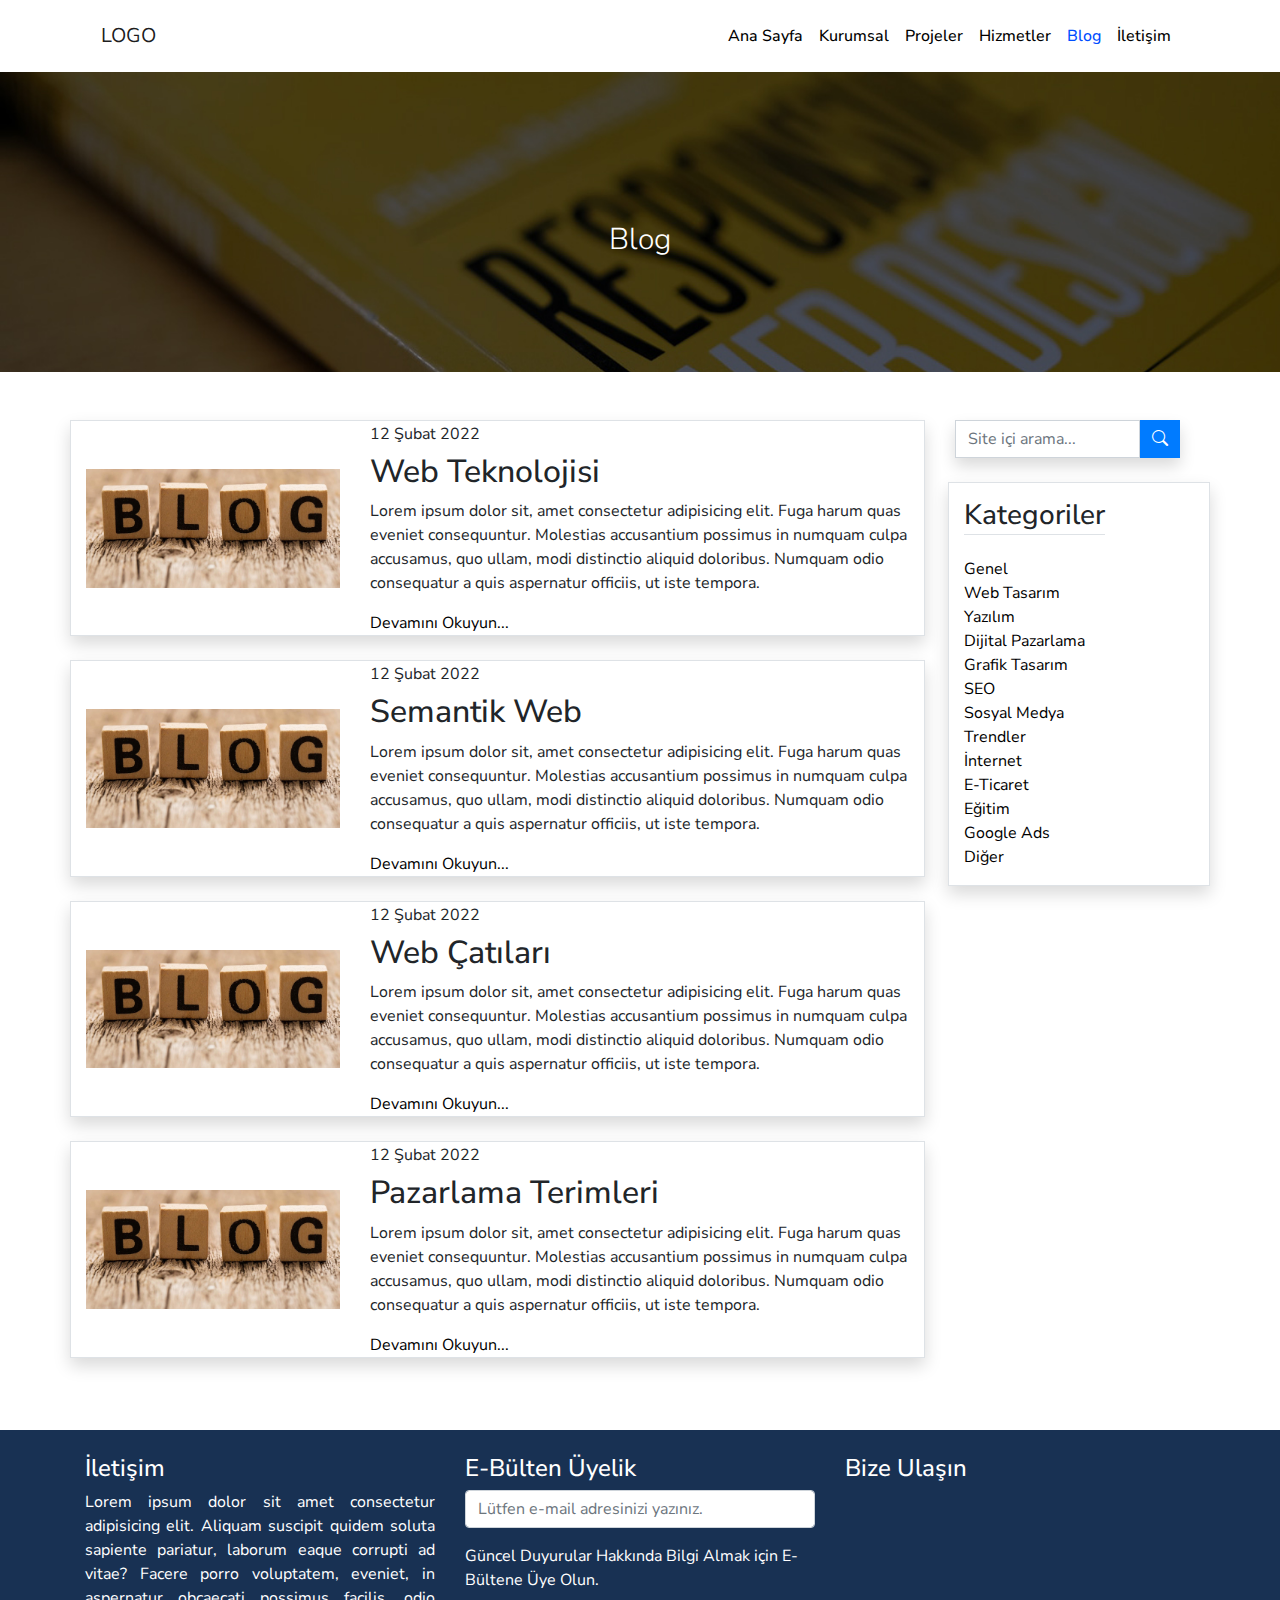
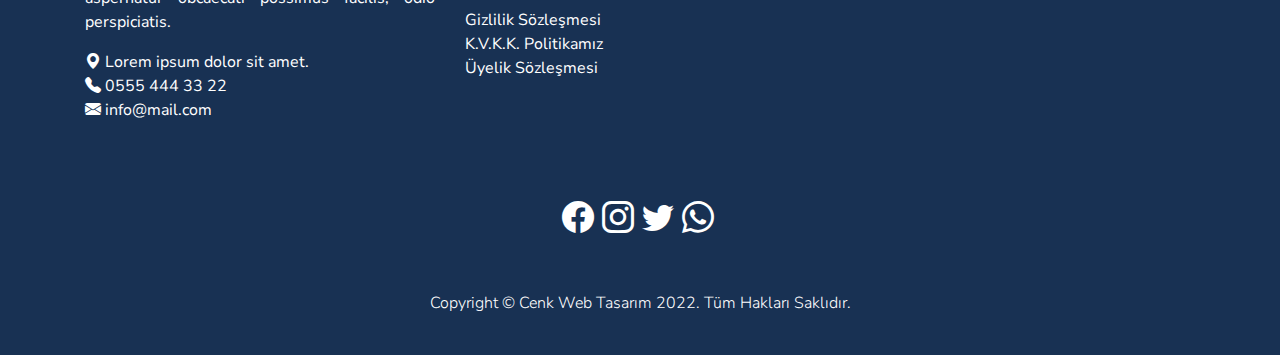
<file: blog.html>
<!DOCTYPE html>
<html lang="en">

<head>
  <meta charset="UTF-8">
  <meta http-equiv="X-UA-Compatible" content="IE=edge">
  <meta name="viewport" content="width=device-width, initial-scale=1.0">
  <meta name="description"
    content="Web Tasarım, Yazılım ve Dijital Pazarlama alanında özgün ve müşteri odaklı bir hizmet anlayışıyla, teknolojik çözümler sunuyoruz.">

  <!-- Bootstrap Css -->
  <link rel="stylesheet" href="css/bootstrap.min.css">
  <!-- Style Css -->
  <link rel="stylesheet" href="css/style.css">


  <title>Cenk | Web Tasarım | Yazılım | Dijital Pazarlama</title>
</head>

<body>

  <!-- Header Section Start -->

  <header id="header">
    <section id="menu" class="bg-beyaz shadow-lg py-3">
      <div class="container">
        <div class="row">
          <div class="col-12">
            <nav class="navbar navbar-expand-lg navbar-light py-0">
              <a class="navbar-brand" href="index.html">LOGO</a>
              <button class="navbar-toggler" type="button" data-toggle="collapse" data-target="#navbarNavDropdown"
                aria-controls="navbarNavDropdown" aria-expanded="false" aria-label="Toggle navigation">
                <span class="navbar-toggler-icon"></span>
              </button>
              <div class="collapse navbar-collapse" id="navbarNavDropdown">
                <ul class="navbar-nav ml-auto">
                  <li class="nav-item">
                    <a class="nav-link" href="index.html">Ana Sayfa</a>
                  </li>
                  <li class="nav-item">
                    <a class="nav-link" href="kurumsal.html">Kurumsal</a>
                  </li>
                  <li class="nav-item">
                    <a class="nav-link" href="projeler.html">Projeler</a>
                  </li>
                  <li class="nav-item">
                    <a class="nav-link" href="hizmetler.html">Hizmetler</a>
                  </li>
                  <li class="nav-item active">
                    <a class="nav-link" href="blog.html">Blog</a>
                  </li>
                  <li class="nav-item">
                    <a class="nav-link" href="iletisim.html">İletişim</a>
                  </li>
                </ul>
              </div>
            </nav>
          </div>
        </div>
      </div>
    </section>
  </header>

  <!-- Back to Top Button Start -->
  <button onclick="topFunction()" id="myBtn" title="Go to top">&#8593;</button>
  <!-- Back to Top Button Start -->

  <!-- Header Section End -->


  <!-- Banner Section Start -->
  <section id="blogPage" class="py-15">
    <div class="container">
      <div class="row">
        <div class="col-12 text-center text-white">
          <h1 class="display-5 lead">Blog</h1>
        </div>
      </div>
    </div>
  </section>

  <!-- Banner Section End -->




  <!-- Blog List Section Start -->
  <section id="blogList" class="py-5">
    <div class="container">
      <div class="row bflex">
        <div class="col-md-9">
          <main>
            <div class="row border shadow">
              <div class="col-md-4 my-auto">
                <a href="#"><img src="img/blog-gorsel-675x315px.jpg" class="img-fluid" alt="Blog Yazıları Foto"></a>
              </div>
              <div class="col-md-8">
                <h5 class="lead"><small>12 Şubat 2022</small></h5>
                <h2>Web Teknolojisi</h2>
                <p>Lorem ipsum dolor sit, amet consectetur adipisicing elit. Fuga harum quas eveniet consequuntur.
                  Molestias accusantium possimus in numquam culpa accusamus, quo ullam, modi distinctio aliquid
                  doloribus. Numquam odio consequatur a quis aspernatur officiis, ut iste tempora.</p>
                <a href="#">Devamını Okuyun...</a>
              </div>
            </div>
            <div class="row border my-4 shadow">
              <div class="col-md-4 my-auto">
                <a href="#"><img src="img/blog-gorsel-675x315px.jpg" class="img-fluid" alt="Blog Yazıları Foto"></a>
              </div>
              <div class="col-md-8">
                <h5 class="lead"><small>12 Şubat 2022</small></h5>
                <h2>Semantik Web</h2>
                <p>Lorem ipsum dolor sit, amet consectetur adipisicing elit. Fuga harum quas eveniet consequuntur.
                  Molestias accusantium possimus in numquam culpa accusamus, quo ullam, modi distinctio aliquid
                  doloribus. Numquam odio consequatur a quis aspernatur officiis, ut iste tempora.</p>
                <a href="#">Devamını Okuyun...</a>
              </div>
            </div>
            <div class="row border shadow">
              <div class="col-md-4 my-auto">
                <a href="#"><img src="img/blog-gorsel-675x315px.jpg" class="img-fluid" alt="Blog Yazıları Foto"></a>
              </div>
              <div class="col-md-8">
                <h5 class="lead"><small>12 Şubat 2022</small></h5>
                <h2>Web Çatıları</h2>
                <p>Lorem ipsum dolor sit, amet consectetur adipisicing elit. Fuga harum quas eveniet consequuntur.
                  Molestias accusantium possimus in numquam culpa accusamus, quo ullam, modi distinctio aliquid
                  doloribus. Numquam odio consequatur a quis aspernatur officiis, ut iste tempora.</p>
                <a href="#">Devamını Okuyun...</a>
              </div>
            </div>
            <div class="row border my-4 shadow">
              <div class="col-md-4 my-auto">
                <a href="#"><img src="img/blog-gorsel-675x315px.jpg" class="img-fluid" alt="Blog Yazıları Foto"></a>
              </div>
              <div class="col-md-8">
                <h5 class="lead"><small>12 Şubat 2022</small></h5>
                <h2>Pazarlama Terimleri</h2>
                <p>Lorem ipsum dolor sit, amet consectetur adipisicing elit. Fuga harum quas eveniet consequuntur.
                  Molestias accusantium possimus in numquam culpa accusamus, quo ullam, modi distinctio aliquid
                  doloribus. Numquam odio consequatur a quis aspernatur officiis, ut iste tempora.</p>
                <a href="#">Devamını Okuyun...</a>
              </div>
            </div>
          </main>
        </div>
        <div class="col-md-3">
          <aside>
            <div class="row mx-auto">
              <div class="col-12">
                <div class="form-group d-flex flex-row shadow">
                  <input type="text" class="form-control rounded-0" placeholder="Site içi arama..."><button
                    class="border-0 rounded-0 btn btn-primary text-white"><i class="bi bi-search"></i></button></input>
                </div>
              </div>
            </div>
            <div class="row border shadow py-3 ml-2 mt-2 kategori">
              <div class="col-12">
                <h3 class="mb-4"><span class="border-bottom">Kategoriler</span></h3>
                <a href="#">Genel</a><br>
                <a href="#">Web Tasarım</a><br>
                <a href="#">Yazılım</a><br>
                <a href="#">Dijital Pazarlama</a><br>
                <a href="#">Grafik Tasarım</a><br>
                <a href="#">SEO</a><br>
                <a href="#">Sosyal Medya</a><br>
                <a href="#">Trendler</a><br>
                <a href="#">İnternet</a><br>
                <a href="#">E-Ticaret</a><br>
                <a href="#">Eğitim</a><br>
                <a href="#">Google Ads</a><br>
                <a href="#">Diğer</a>
              </div>
            </div>
          </aside>
        </div>
      </div>
    </div>
  </section>



  <!-- Blog List Section End -->




  <!-- Footer Section Start -->

  <footer id="footer">
    <section id="topFooter" class="py-4">
      <div class="container text-white">
        <div class="row">
          <div class="col-md-4">
            <h4>İletişim</h4>
            <p class="text-justify">Lorem ipsum dolor sit amet consectetur adipisicing elit. Aliquam suscipit quidem
              soluta sapiente pariatur, laborum eaque corrupti ad vitae? Facere porro voluptatem, eveniet, in aspernatur
              obcaecati possimus facilis, odio perspiciatis.</p>
            <i class="bi bi-geo-alt-fill"></i> Lorem ipsum dolor sit amet.<br>
            <a href="tel:+905554443322"><i class="bi bi-telephone-fill"></i> 0555 444 33 22</a> <br> <a
              href="mailto:infogmail.com"><i class="bi bi-envelope-fill"></i> info@mail.com</a><br>
          </div>
          <div class="col-md-4">
            <h4>E-Bülten Üyelik</h4>
            <form>
              <div class="form-group">
                <input type="email" class="form-control" placeholder="Lütfen e-mail adresinizi yazınız.">
              </div>
            </form>
            <p>Güncel Duyurular Hakkında Bilgi Almak için E-Bültene Üye Olun.</p>
            <a href="#">Gizlilik Sözleşmesi</a><br>
            <a href="#">K.V.K.K. Politikamız</a><br>
            <a href="#">Üyelik Sözleşmesi</a>
          </div>
          <div class="col-md-4">
            <h4>Bize Ulaşın</h4>
            <iframe
              src="https://www.google.com/maps/embed?pb=!1m18!1m12!1m3!1d3011.481920190112!2d29.020791314782805!3d40.992824028325735!2m3!1f0!2f0!3f0!3m2!1i1024!2i768!4f13.1!3m3!1m2!1s0x14cab85d4b62176d%3A0x3ccff005be6f45fd!2zS2FkxLFrw7Z5!5e0!3m2!1str!2str!4v1644189951509!5m2!1str!2str"
              width="100%" height="250" style="border:0;" allowfullscreen="" loading="lazy"></iframe>
          </div>
        </div>
      </div>
      <section id="footerIcons" class="mt-5">
        <div class="container">
          <div class="row text-center text-white">
            <div class="col-12">
              <a href="https://www.facebook.com" target="_blank"><i class="bi bi-facebook bis"></i></a>&nbsp;
              <a href="https://www.instagram.com" target="_blank"><i class="bi bi-instagram bis"></i></a>&nbsp;
              <a href="https://wwww.twiiter.com" target="_blank"><i class="bi bi-twitter bis"></i></a>&nbsp;
              <a href="https://wa.link/4kfmph" target="_blank"><i class="bi bi-whatsapp bis"
                  target="_blank"></i></a>&nbsp;
              <p class="mt-5 font-weight-light">Copyright &copy; Cenk Web Tasarım 2022. Tüm Hakları Saklıdır.</p>
            </div>
          </div>
        </div>
      </section>
    </section>
  </footer>
  <!-- Footer Section End -->


  <script src="js/jquery.slim.min.js"></script>
  <script src="js/popper.min.js"></script>
  <script src="js/bootstrap.min.js"></script>
  <script src="js/main.js"></script>
</body>

</html>
</file>
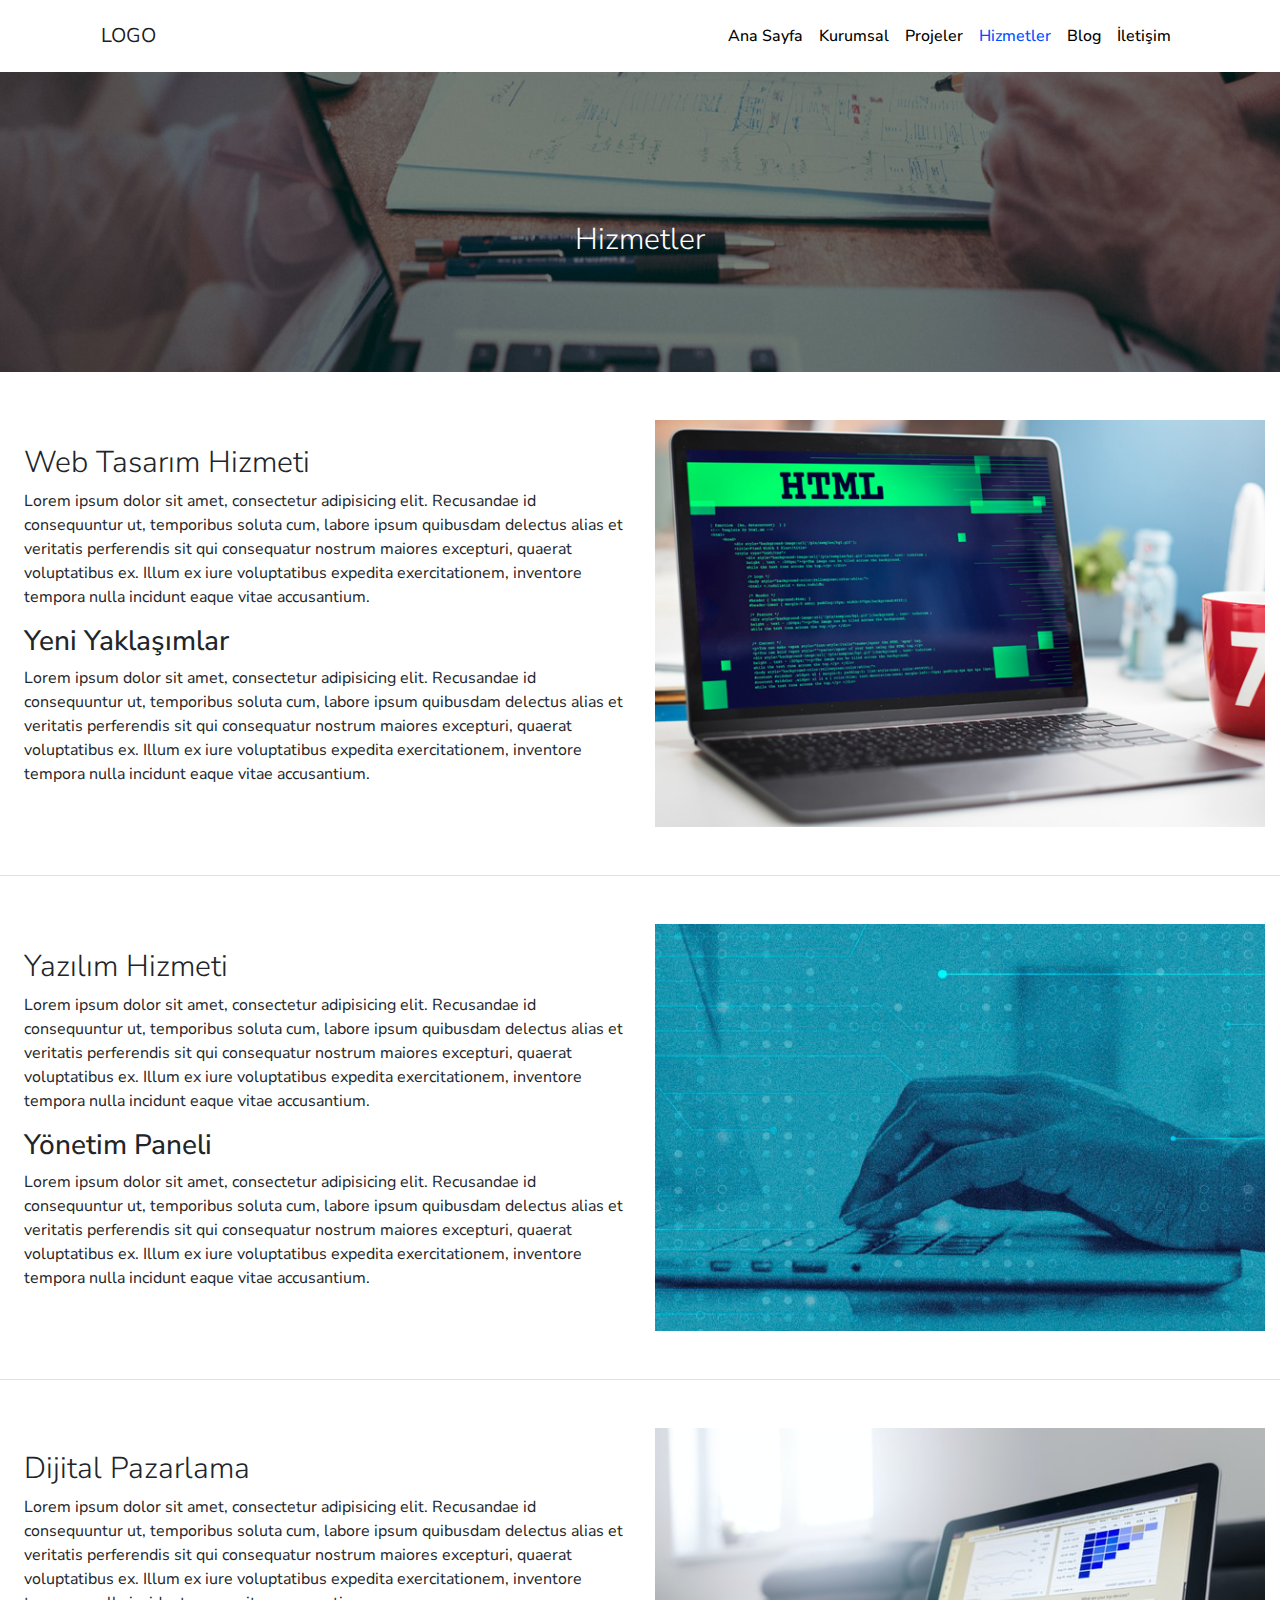
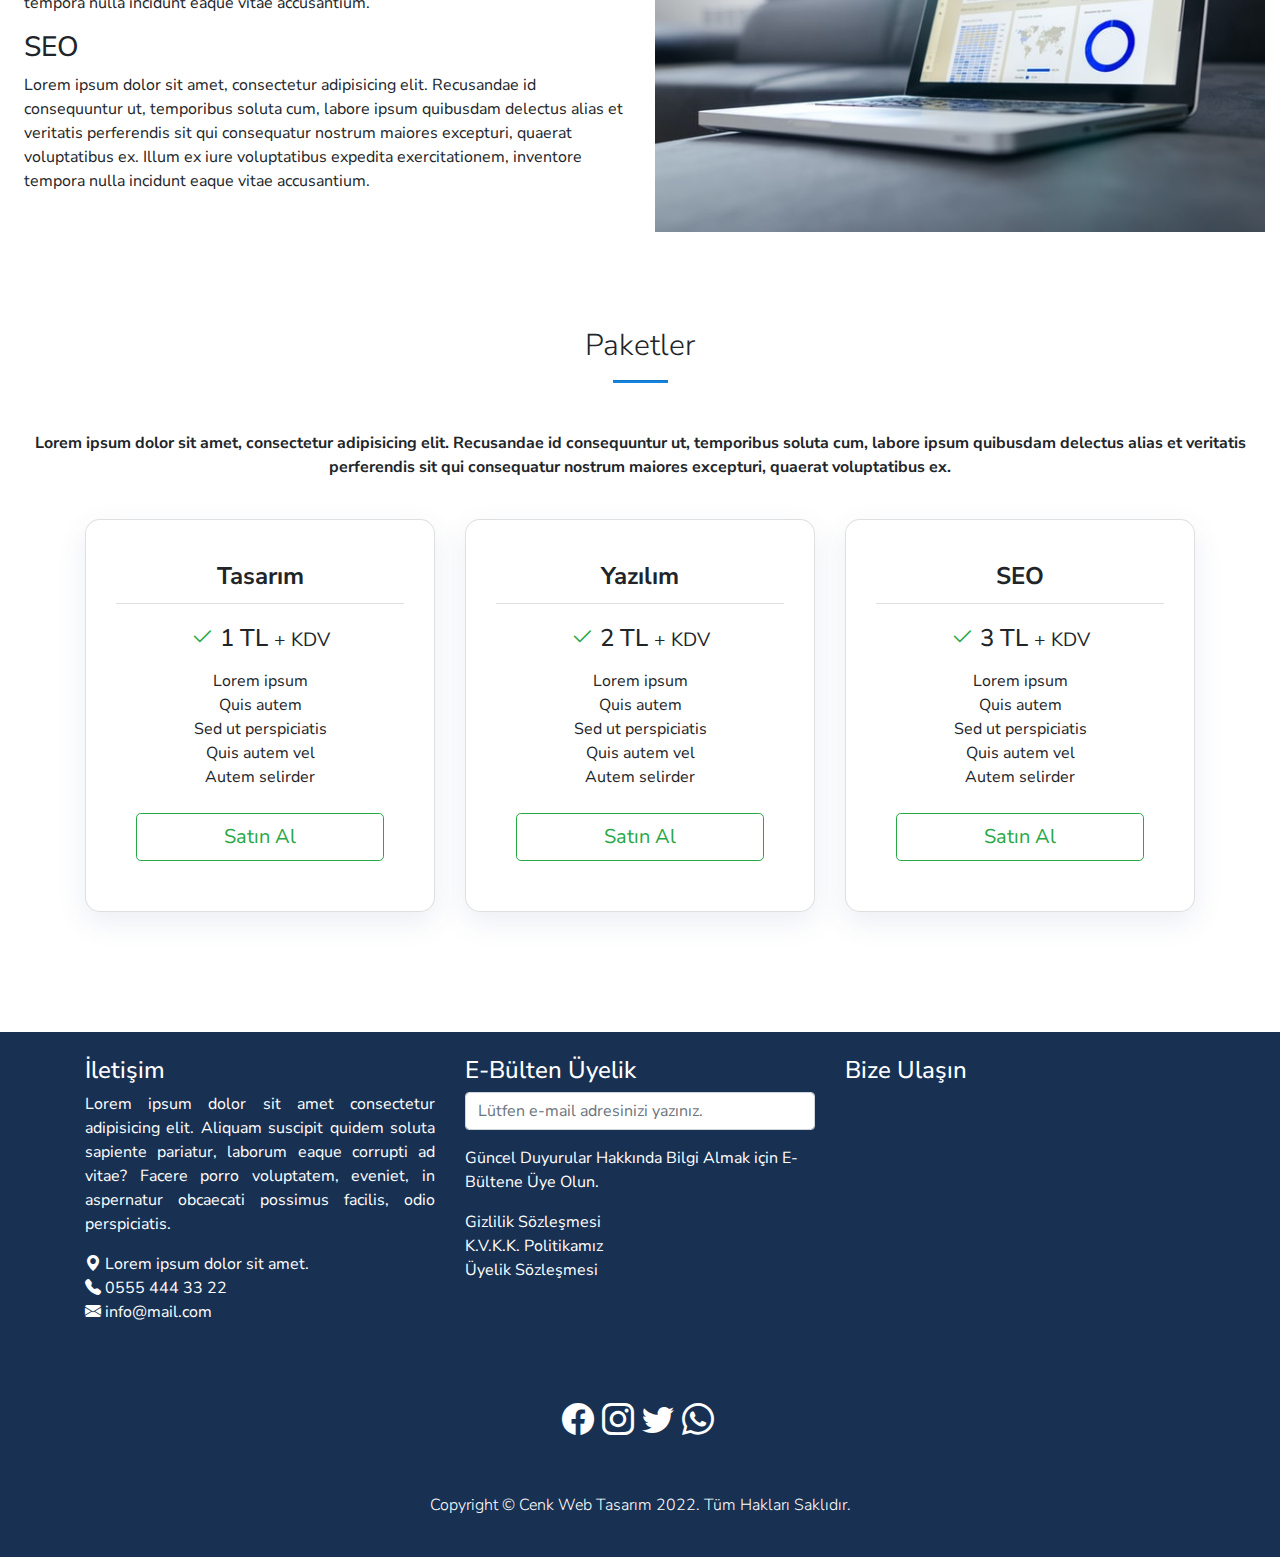
<file: hizmetler.html>
<!DOCTYPE html>
<html lang="en">

<head>
  <meta charset="UTF-8">
  <meta http-equiv="X-UA-Compatible" content="IE=edge">
  <meta name="viewport" content="width=device-width, initial-scale=1.0">
  <meta name="description"
    content="Web Tasarım, Yazılım ve Dijital Pazarlama alanında özgün ve müşteri odaklı bir hizmet anlayışıyla, teknolojik çözümler sunuyoruz.">

  <!-- Bootstrap Css -->
  <link rel="stylesheet" href="css/bootstrap.min.css">
  <!-- Style Css -->
  <link rel="stylesheet" href="css/style.css">


  <title>Cenk | Web Tasarım | Yazılım | Dijital Pazarlama</title>
</head>

<body>

  <!-- Header Section Start -->

  <header id="header">
    <section id="menu" class="bg-beyaz shadow-lg py-3">
      <div class="container">
        <div class="row">
          <div class="col-12">
            <nav class="navbar navbar-expand-lg navbar-light py-0">
              <a class="navbar-brand" href="index.html">LOGO</a>
              <button class="navbar-toggler" type="button" data-toggle="collapse" data-target="#navbarNavDropdown"
                aria-controls="navbarNavDropdown" aria-expanded="false" aria-label="Toggle navigation">
                <span class="navbar-toggler-icon"></span>
              </button>
              <div class="collapse navbar-collapse" id="navbarNavDropdown">
                <ul class="navbar-nav ml-auto">
                  <li class="nav-item">
                    <a class="nav-link" href="index.html">Ana Sayfa</a>
                  </li>
                  <li class="nav-item">
                    <a class="nav-link" href="kurumsal.html">Kurumsal</a>
                  </li>
                  <li class="nav-item">
                    <a class="nav-link" href="projeler.html">Projeler</a>
                  </li>
                  <li class="nav-item active">
                    <a class="nav-link" href="hizmetler.html">Hizmetler</a>
                  </li>
                  <li class="nav-item">
                    <a class="nav-link" href="blog.html">Blog</a>
                  </li>
                  <li class="nav-item">
                    <a class="nav-link" href="iletisim.html">İletişim</a>
                  </li>
                </ul>
              </div>
            </nav>
          </div>
        </div>
      </div>
    </section>
  </header>

  <!-- Back to Top Button Start -->
  <button onclick="topFunction()" id="myBtn" title="Go to top">&#8593;</button>
  <!-- Back to Top Button Start -->

  <!-- Header Section End -->


  <!-- Banner Section Start -->
  <section id="hizmetlerBanner" class="py-15">
    <div class="container">
      <div class="row">
        <div class="col-12 text-center text-white">
          <h1 class="display-5 lead">Hizmetler</h1>
        </div>
      </div>
    </div>
  </section>


  <!-- Banner Section End -->



  <!-- Web Tasarım Section Start -->

  <section id="webTasarim" class="py-5">
    <div class="container-fluid">
      <div class="row">
        <div class="col-md-6 my-auto pl-4">
          <h2 class="display-5 lead">Web Tasarım Hizmeti</h2>
          <p>Lorem ipsum dolor sit amet, consectetur adipisicing elit. Recusandae id consequuntur ut, temporibus soluta
            cum, labore ipsum quibusdam delectus alias et veritatis perferendis sit qui consequatur nostrum maiores
            excepturi, quaerat voluptatibus ex. Illum ex iure voluptatibus expedita exercitationem, inventore tempora
            nulla incidunt eaque vitae accusantium.</p>
          <h3>Yeni Yaklaşımlar</h3>
          <p>Lorem ipsum dolor sit amet, consectetur adipisicing elit. Recusandae id consequuntur ut, temporibus soluta
            cum, labore ipsum quibusdam delectus alias et veritatis perferendis sit qui consequatur nostrum maiores
            excepturi, quaerat voluptatibus ex. Illum ex iure voluptatibus expedita exercitationem, inventore tempora
            nulla incidunt eaque vitae accusantium.
          </p>
        </div>
        <div class="col-md-6">
          <img src="img/web-tasarim-hizmet-640x427px.jpg" class="img-fluid" alt="Web Tasarım Hizmeti">
        </div>
      </div>
    </div>
  </section>

  <!-- Web Tasarım Section End -->


  <!-- Yazılım Section Start -->

  <section id="yazilim" class="py-5 border-top">
    <div class="container-fluid">
      <div class="row">
        <div class="col-md-6 my-auto pl-4">
          <h2 class="display-5 lead">Yazılım Hizmeti</h2>
          <p>Lorem ipsum dolor sit amet, consectetur adipisicing elit. Recusandae id consequuntur ut, temporibus soluta
            cum, labore ipsum quibusdam delectus alias et veritatis perferendis sit qui consequatur nostrum maiores
            excepturi, quaerat voluptatibus ex. Illum ex iure voluptatibus expedita exercitationem, inventore tempora
            nulla incidunt eaque vitae accusantium.</p>
          <h3>Yönetim Paneli</h3>
          <p>Lorem ipsum dolor sit amet, consectetur adipisicing elit. Recusandae id consequuntur ut, temporibus soluta
            cum, labore ipsum quibusdam delectus alias et veritatis perferendis sit qui consequatur nostrum maiores
            excepturi, quaerat voluptatibus ex. Illum ex iure voluptatibus expedita exercitationem, inventore tempora
            nulla incidunt eaque vitae accusantium.
          </p>
        </div>
        <div class="col-md-6">
          <img src="img/yazilim-hizmet-640x427px.jpg" class="img-fluid" alt="Yazlım Hizmeti">
        </div>
      </div>
    </div>
  </section>

  <!-- Yazılım Section End -->


  <!-- Dijital Pazarlama Section Start-->

  <section id="dijitalPazarlama" class="py-5 border-top">
    <div class="container-fluid">
      <div class="row">
        <div class="col-md-6 my-auto pl-4">
          <h2 class="display-5 lead">Dijital Pazarlama</h2>
          <p>Lorem ipsum dolor sit amet, consectetur adipisicing elit. Recusandae id consequuntur ut, temporibus soluta
            cum, labore ipsum quibusdam delectus alias et veritatis perferendis sit qui consequatur nostrum maiores
            excepturi, quaerat voluptatibus ex. Illum ex iure voluptatibus expedita exercitationem, inventore tempora
            nulla incidunt eaque vitae accusantium.</p>
          <h3>SEO</h3>
          <p>Lorem ipsum dolor sit amet, consectetur adipisicing elit. Recusandae id consequuntur ut, temporibus soluta
            cum, labore ipsum quibusdam delectus alias et veritatis perferendis sit qui consequatur nostrum maiores
            excepturi, quaerat voluptatibus ex. Illum ex iure voluptatibus expedita exercitationem, inventore tempora
            nulla incidunt eaque vitae accusantium.
          </p>
        </div>
        <div class="col-md-6">
          <img src="img/dijital-pazarlama-640x424px.jpg" class="img-fluid" alt="Dijital Pazarlama Hizmeti">
        </div>
      </div>
    </div>
  </section>

  <!-- Yazılım Section End -->


  <!-- Paketler Section Start -->

  <section id="paket" class="paketler py-5 mb-5">
    <h3 class="text-center mb-5 display-5 lead">Paketler
      <hr class="cizgi">
    </h3>
    <p class="text-center font-weight-bold">Lorem ipsum dolor sit amet, consectetur adipisicing elit. Recusandae id
      consequuntur ut, temporibus soluta cum, labore ipsum quibusdam delectus alias et veritatis perferendis sit qui
      consequatur nostrum maiores excepturi, quaerat voluptatibus ex.</p>
    <div class="container">
      <div class="row pt-4">
        <div class="col-md-4">
          <div class="card mb-4">
            <div class="card-header bg-white">
              <h4 class="my-0 font-weight-bold">Tasarım</h4>
            </div>
            <div class="card-body">
              <h4><i class="bi bi-check2 text-success"></i> 1 TL <small>+ KDV</small></h4>
              <ul class="list-unstyled mt-3 mb-4">
                <li>Lorem ipsum</li>
                <li>Quis autem</li>
                <li>Sed ut perspiciatis</li>
                <li>Quis autem vel</li>
                <li>Autem selirder</li>
              </ul>
              <button type="button" class="btn btn-lg btn-block btn-outline-success">Satın Al</button>
            </div>
          </div>
        </div>
        <div class="col-md-4">
          <div class="card mb-4">
            <div class="card-header bg-white">
              <h4 class="my-0 font-weight-bold">Yazılım</h4>
            </div>
            <div class="card-body">
              <h4><i class="bi bi-check2 text-success"></i> 2 TL <small>+ KDV</small></h4>
              <ul class="list-unstyled mt-3 mb-4">
                <li>Lorem ipsum</li>
                <li>Quis autem</li>
                <li>Sed ut perspiciatis</li>
                <li>Quis autem vel</li>
                <li>Autem selirder</li>
              </ul>
              <button type="button" class="btn btn-lg btn-block btn-outline-success">Satın Al</button>
            </div>
          </div>
        </div>
        <div class="col-md-4">
          <div class="card mb-4">
            <div class="card-header bg-white">
              <h4 class="my-0 font-weight-bold">SEO</h4>
            </div>
            <div class="card-body">
              <h4><i class="bi bi-check2 text-success"></i> 3 TL <small>+ KDV</small></h4>
              <ul class="list-unstyled mt-3 mb-4">
                <li>Lorem ipsum</li>
                <li>Quis autem</li>
                <li>Sed ut perspiciatis</li>
                <li>Quis autem vel</li>
                <li>Autem selirder</li>
              </ul>
              <button type="button" class="btn btn-lg btn-block btn-outline-success">Satın Al</button>
            </div>
          </div>
        </div>
      </div>
    </div>
  </section>

  <!-- Paketler Section End -->

  <!-- Footer Section Start -->

  <footer id="footer">
    <section id="topFooter" class="py-4">
      <div class="container text-white">
        <div class="row">
          <div class="col-md-4">
            <h4>İletişim</h4>
            <p class="text-justify">Lorem ipsum dolor sit amet consectetur adipisicing elit. Aliquam suscipit quidem
              soluta sapiente pariatur, laborum eaque corrupti ad vitae? Facere porro voluptatem, eveniet, in aspernatur
              obcaecati possimus facilis, odio perspiciatis.</p>
            <i class="bi bi-geo-alt-fill"></i> Lorem ipsum dolor sit amet.<br>
            <a href="tel:+905554443322"><i class="bi bi-telephone-fill"></i> 0555 444 33 22</a> <br> <a
              href="mailto:info@mail.com"><i class="bi bi-envelope-fill"></i> info@mail.com</a><br>
          </div>
          <div class="col-md-4">
            <h4>E-Bülten Üyelik</h4>
            <form>
              <div class="form-group">
                <input type="email" class="form-control" placeholder="Lütfen e-mail adresinizi yazınız.">
              </div>
            </form>
            <p>Güncel Duyurular Hakkında Bilgi Almak için E-Bültene Üye Olun.</p>
            <a href="#">Gizlilik Sözleşmesi</a><br>
            <a href="#">K.V.K.K. Politikamız</a><br>
            <a href="#">Üyelik Sözleşmesi</a>
          </div>
          <div class="col-md-4">
            <h4>Bize Ulaşın</h4>
            <iframe
              src="https://www.google.com/maps/embed?pb=!1m18!1m12!1m3!1d3011.481920190112!2d29.020791314782805!3d40.992824028325735!2m3!1f0!2f0!3f0!3m2!1i1024!2i768!4f13.1!3m3!1m2!1s0x14cab85d4b62176d%3A0x3ccff005be6f45fd!2zS2FkxLFrw7Z5!5e0!3m2!1str!2str!4v1644189951509!5m2!1str!2str"
              width="100%" height="250" style="border:0;" allowfullscreen="" loading="lazy"></iframe>
          </div>
        </div>
      </div>
      <section id="footerIcons" class="mt-5">
        <div class="container">
          <div class="row text-center text-white">
            <div class="col-12">
              <a href="https://www.facebook.com" target="_blank"><i class="bi bi-facebook bis"></i></a>&nbsp;
              <a href="https://www.instagram.com" target="_blank"><i class="bi bi-instagram bis"></i></a>&nbsp;
              <a href="https://wwww.twiiter.com" target="_blank"><i class="bi bi-twitter bis"></i></a>&nbsp;
              <a href="https://wa.link/4kfmph" target="_blank"><i class="bi bi-whatsapp bis"
                  target="_blank"></i></a>&nbsp;
              <p class="mt-5 font-weight-light">Copyright &copy; Cenk Web Tasarım 2022. Tüm Hakları Saklıdır.</p>
            </div>
          </div>
        </div>
      </section>
    </section>
  </footer>
  <!-- Footer Section End -->


  <script src="js/jquery.slim.min.js"></script>
  <script src="js/popper.min.js"></script>
  <script src="js/bootstrap.min.js"></script>
  <script src="js/main.js"></script>
</body>

</html>
</file>
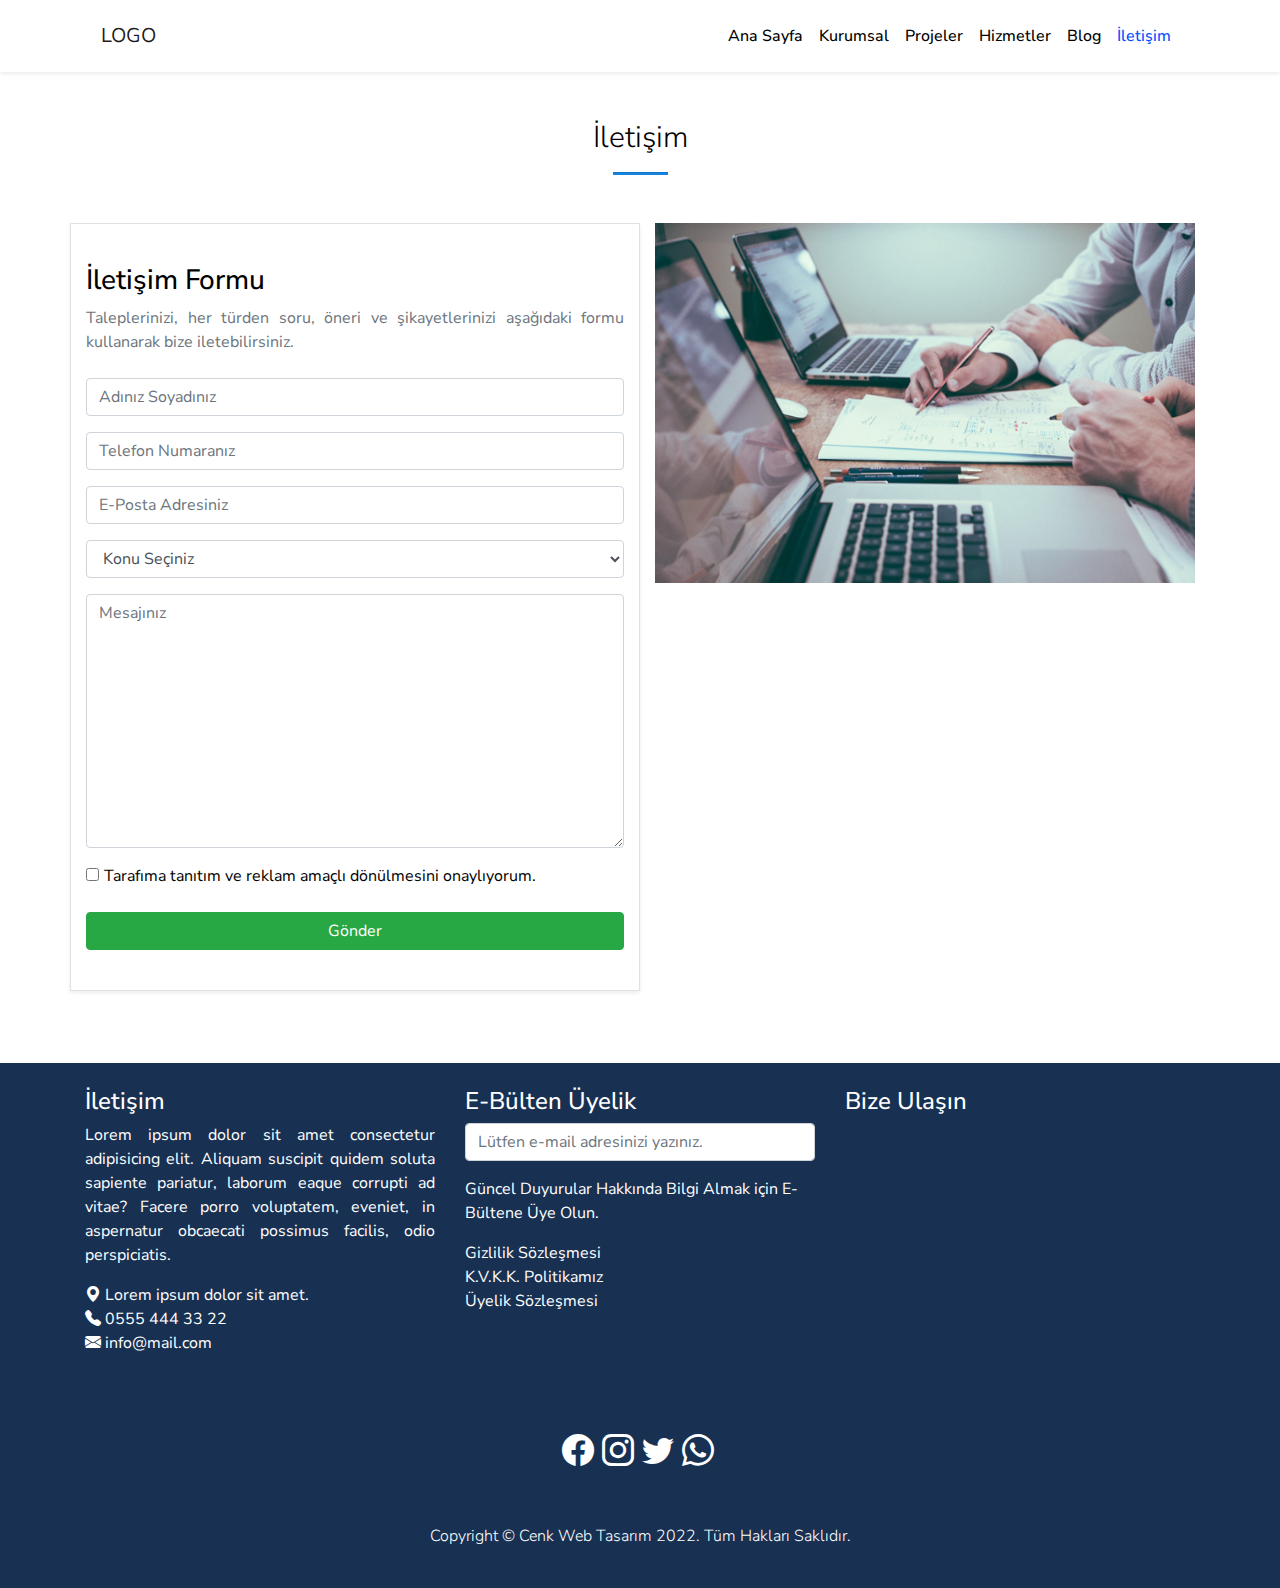
<file: iletisim.html>
<!DOCTYPE html>
<html lang="en">

<head>
  <meta charset="UTF-8">
  <meta http-equiv="X-UA-Compatible" content="IE=edge">
  <meta name="viewport" content="width=device-width, initial-scale=1.0">
  <meta name="description"
    content="Web Tasarım, Yazılım ve Dijital Pazarlama alanında özgün ve müşteri odaklı bir hizmet anlayışıyla, teknolojik çözümler sunuyoruz.">

  <!-- Bootstrap Css -->
  <link rel="stylesheet" href="css/bootstrap.min.css">
  <!-- Style Css -->
  <link rel="stylesheet" href="css/style.css">


  <title>Cenk | Web Tasarım | Yazılım | Dijital Pazarlama</title>
</head>

<body>

  <!-- Header Section Start -->

  <header id="header">
    <section id="menu" class="bg-beyaz shadow-sm py-3">
      <div class="container">
        <div class="row">
          <div class="col-12">
            <nav class="navbar navbar-expand-lg navbar-light py-0">
              <a class="navbar-brand" href="index.html">LOGO</a>
              <button class="navbar-toggler" type="button" data-toggle="collapse" data-target="#navbarNavDropdown"
                aria-controls="navbarNavDropdown" aria-expanded="false" aria-label="Toggle navigation">
                <span class="navbar-toggler-icon"></span>
              </button>
              <div class="collapse navbar-collapse" id="navbarNavDropdown">
                <ul class="navbar-nav ml-auto">
                  <li class="nav-item">
                    <a class="nav-link" href="index.html">Ana Sayfa</a>
                  </li>
                  <li class="nav-item">
                    <a class="nav-link" href="kurumsal.html">Kurumsal</a>
                  </li>
                  <li class="nav-item">
                    <a class="nav-link" href="projeler.html">Projeler</a>
                  </li>
                  <li class="nav-item">
                    <a class="nav-link" href="hizmetler.html">Hizmetler</a>
                  </li>
                  <li class="nav-item">
                    <a class="nav-link" href="blog.html">Blog</a>
                  </li>
                  <li class="nav-item active">
                    <a class="nav-link" href="iletisim.html">İletişim</a>
                  </li>
                </ul>
              </div>
            </nav>
          </div>
        </div>
      </div>
    </section>
  </header>

  <!-- Back to Top Button Start -->
  <button onclick="topFunction()" id="myBtn" title="Go to top">&#8593;</button>
  <!-- Back to Top Button Start -->

  <!-- Header Section End -->


  <!-- Form Section Start -->

  <section id="form" class="py-5">
    <div class="container">
      <h2 class="display-5 lead text-center mb-5">İletişim
        <hr class="cizgi">
      </h2>
      <div class="row">
        <div class="col-md-6 border mb-4 py-4 shadow-sm">
          <h3 class="mt-3">İletişim Formu</h3>
          <p class="text-justify text-muted font-weight-normal">Taleplerinizi, her türden soru, öneri ve şikayetlerinizi
            aşağıdaki formu kullanarak bize iletebilirsiniz.</p>
          <main>
            <form class="rounded mt-4">
              <div class="form-group">
                <input type="text" name="ad" id="ad" class="form-control" placeholder="Adınız Soyadınız">
              </div>
              <div class="form-group">
                <input type="tel" name="tel" id="tel" placeholder="Telefon Numaranız" class="form-control">
              </div>
              <div class="form-group">
                <input type="email" name="email" id="email" placeholder="E-Posta Adresiniz" class="form-control">
              </div>
              <div class="form-group">
                <select name="konu" id="konu" class="form-control">
                  <option value="">Konu Seçiniz</option>
                  <option value="bilgi">Bilgi Talebi</option>
                  <option value="sikayet">Şikayet</option>
                  <option value="teknik">Teknik Destek</option>
                  <option value="oneri">Öneri</option>
                </select>
              </div>
              <div class="form-group">
                <textarea name="mesaj" placeholder="Mesajınız" rows="10" class="form-control"></textarea>
              </div>
              <div class="form-group">
                <input type="checkbox" name="onay" id="onay">
                <label for="onay" class="font-weight-normal">Tarafıma tanıtım ve reklam amaçlı dönülmesini
                  onaylıyorum.</label>
              </div>
              <div class="form-group">
                <input type="submit" value="Gönder" class="btn btn-success w-100">
              </div>
            </form>
          </main>
        </div>
        <div class="col-md-6">
          <div class="row">
            <div class="col-12">
              <img src="img/iletisim-gorsel-640x427px.jpg" class="img-fluid" alt="İletişim Görsel">
            </div>
          </div>
          <div class="row mt-3 ">
            <div class="col-12">
              <iframe
                src="https://www.google.com/maps/embed?pb=!1m18!1m12!1m3!1d48192.2106837123!2d29.02803339834153!3d40.98119249849208!2m3!1f0!2f0!3f0!3m2!1i1024!2i768!4f13.1!3m3!1m2!1s0x14cac790b17ba89d%3A0xd2d24ea0437a7ee2!2zS2FkxLFrw7Z5L8Swc3RhbmJ1bA!5e0!3m2!1str!2str!4v1645839600589!5m2!1str!2str"
                width="100%" height="394" style="border:0;" allowfullscreen="" loading="lazy"></iframe>
            </div>
          </div>
        </div>
      </div>
    </div>
  </section>

  <!-- Form Section End -->


  <!-- Footer Section Start -->

  <footer id="footer">
    <section id="topFooter" class="py-4">
      <div class="container text-white">
        <div class="row">
          <div class="col-md-4">
            <h4>İletişim</h4>
            <p class="text-justify">Lorem ipsum dolor sit amet consectetur adipisicing elit. Aliquam suscipit quidem
              soluta sapiente pariatur, laborum eaque corrupti ad vitae? Facere porro voluptatem, eveniet, in aspernatur
              obcaecati possimus facilis, odio perspiciatis.</p>
            <i class="bi bi-geo-alt-fill"></i> Lorem ipsum dolor sit amet.<br>
            <a href="tel:+905554443322"><i class="bi bi-telephone-fill"></i> 0555 444 33 22</a> <br> <a
              href="mailto:info@mail.com"><i class="bi bi-envelope-fill"></i> info@mail.com</a><br>
          </div>
          <div class="col-md-4">
            <h4>E-Bülten Üyelik</h4>
            <form>
              <div class="form-group">
                <input type="email" class="form-control" placeholder="Lütfen e-mail adresinizi yazınız.">
              </div>
            </form>
            <p>Güncel Duyurular Hakkında Bilgi Almak için E-Bültene Üye Olun.</p>
            <a href="#">Gizlilik Sözleşmesi</a><br>
            <a href="#">K.V.K.K. Politikamız</a><br>
            <a href="#">Üyelik Sözleşmesi</a>
          </div>
          <div class="col-md-4">
            <h4>Bize Ulaşın</h4>
            <iframe
              src="https://www.google.com/maps/embed?pb=!1m18!1m12!1m3!1d3011.481920190112!2d29.020791314782805!3d40.992824028325735!2m3!1f0!2f0!3f0!3m2!1i1024!2i768!4f13.1!3m3!1m2!1s0x14cab85d4b62176d%3A0x3ccff005be6f45fd!2zS2FkxLFrw7Z5!5e0!3m2!1str!2str!4v1644189951509!5m2!1str!2str"
              width="100%" height="250" style="border:0;" allowfullscreen="" loading="lazy"></iframe>
          </div>
        </div>
      </div>
      <section id="footerIcons" class="mt-5">
        <div class="container">
          <div class="row text-center text-white">
            <div class="col-12">
              <a href="https://www.facebook.com" target="_blank"><i class="bi bi-facebook bis"></i></a>&nbsp;
              <a href="https://www.instagram.com" target="_blank"><i class="bi bi-instagram bis"></i></a>&nbsp;
              <a href="https://wwww.twiiter.com" target="_blank"><i class="bi bi-twitter bis"></i></a>&nbsp;
              <a href="https://wa.link/4kfmph" target="_blank"><i class="bi bi-whatsapp bis"
                  target="_blank"></i></a>&nbsp;
              <p class="mt-5 font-weight-light">Copyright &copy; Cenk Web Tasarım 2022. Tüm Hakları Saklıdır.</p>
            </div>
          </div>
        </div>
      </section>
    </section>
  </footer>
  <!-- Footer Section End -->


  <script src="js/jquery.slim.min.js"></script>
  <script src="js/popper.min.js"></script>
  <script src="js/bootstrap.min.js"></script>
  <script src="js/main.js"></script>
</body>

</html>
</file>
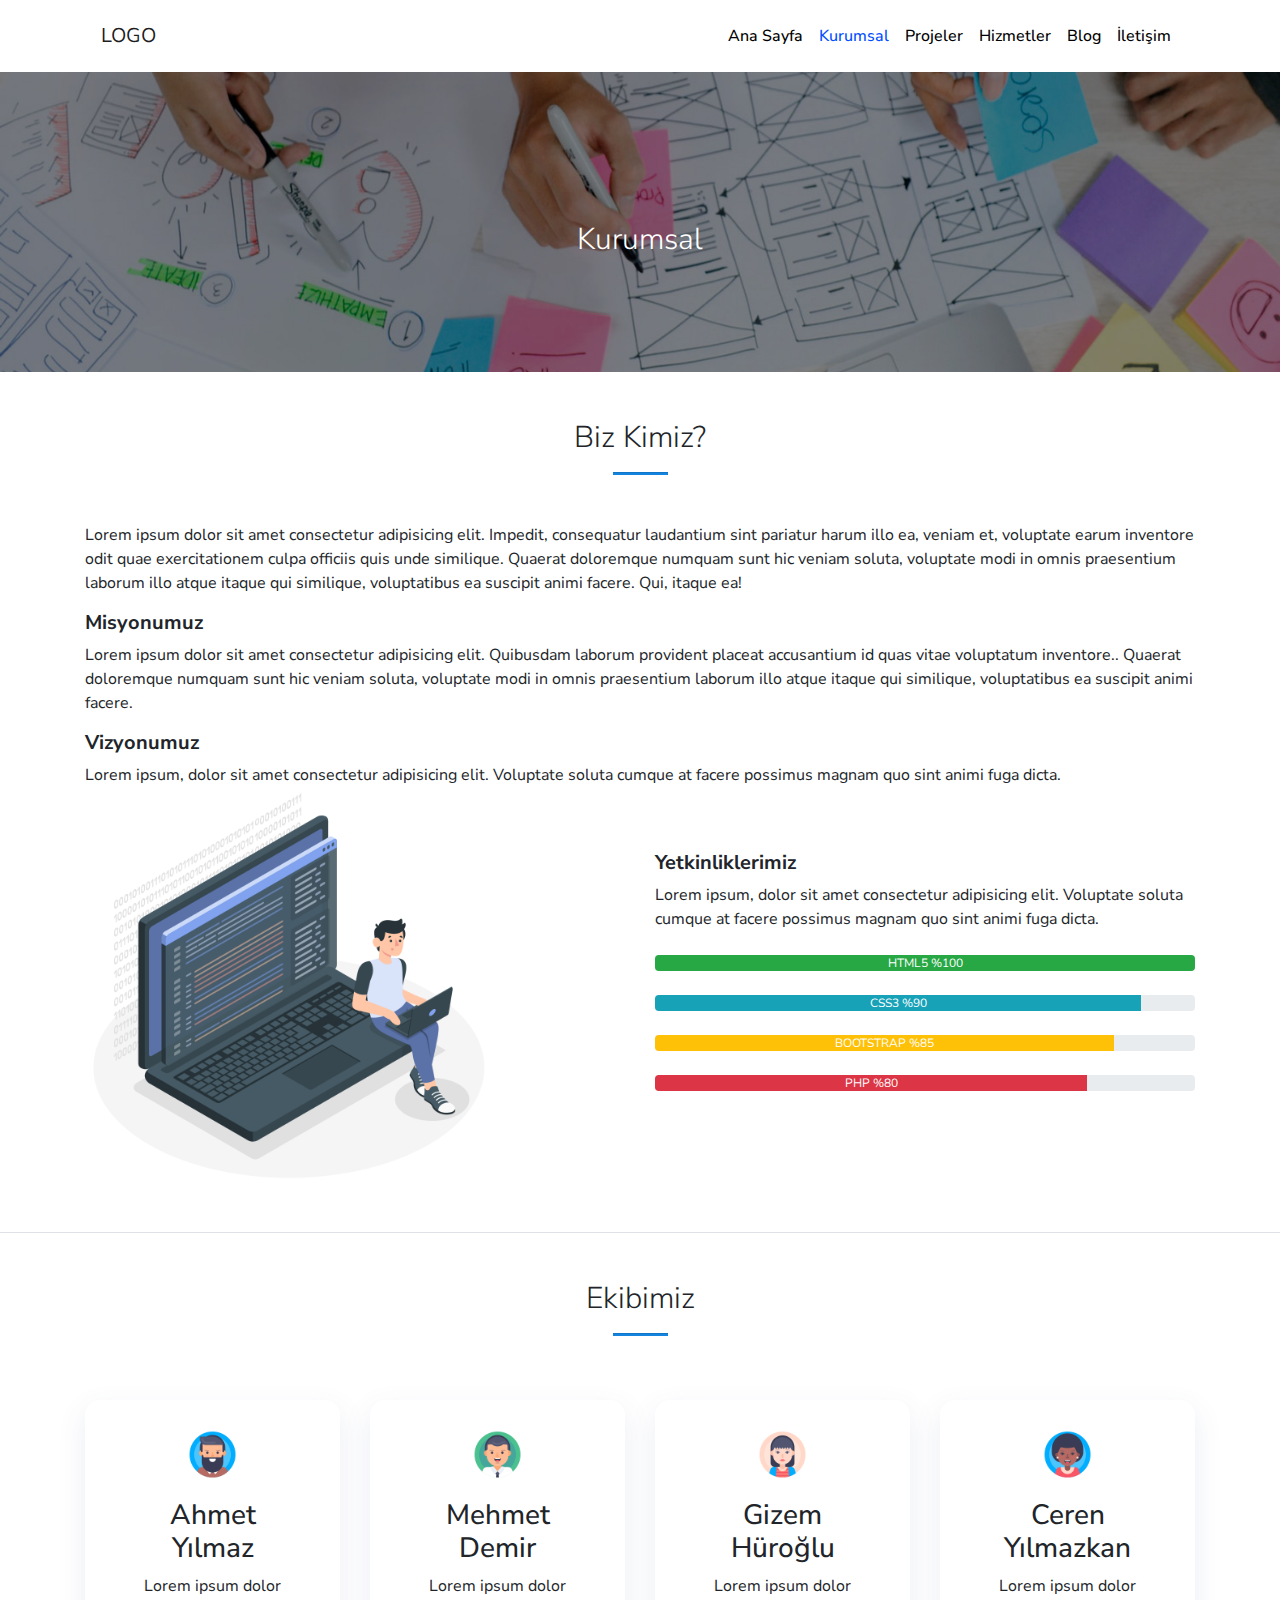
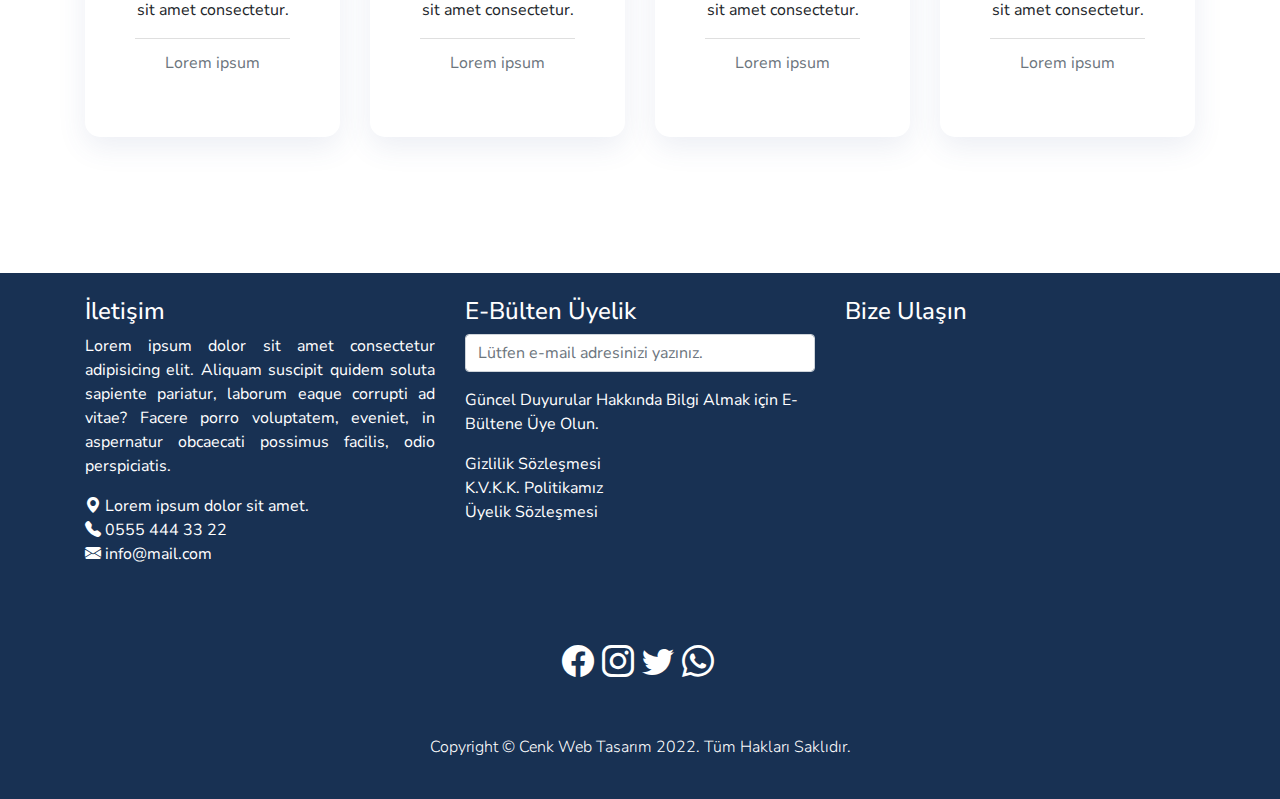
<file: kurumsal.html>
<!DOCTYPE html>
<html lang="en">

<head>
  <meta charset="UTF-8">
  <meta http-equiv="X-UA-Compatible" content="IE=edge">
  <meta name="viewport" content="width=device-width, initial-scale=1.0">
  <meta name="description"
    content="Web Tasarım, Yazılım ve Dijital Pazarlama alanında özgün ve müşteri odaklı bir hizmet anlayışıyla, teknolojik çözümler sunuyoruz.">

  <!-- Bootstrap Css -->
  <link rel="stylesheet" href="css/bootstrap.min.css">
  <!-- Style Css -->
  <link rel="stylesheet" href="css/style.css">


  <title>Cenk | Web Tasarım | Yazılım | Dijital Pazarlama</title>
</head>

<body>

  <!-- Header Section Start -->

  <header id="header">
    <section id="menu" class="bg-beyaz shadow-lg py-3">
      <div class="container">
        <div class="row">
          <div class="col-12">
            <nav class="navbar navbar-expand-lg navbar-light py-0">
              <a class="navbar-brand" href="index.html">LOGO</a>
              <button class="navbar-toggler" type="button" data-toggle="collapse" data-target="#navbarNavDropdown"
                aria-controls="navbarNavDropdown" aria-expanded="false" aria-label="Toggle navigation">
                <span class="navbar-toggler-icon"></span>
              </button>
              <div class="collapse navbar-collapse" id="navbarNavDropdown">
                <ul class="navbar-nav ml-auto">
                  <li class="nav-item">
                    <a class="nav-link" href="index.html">Ana Sayfa</a>
                  </li>
                  <li class="nav-item active">
                    <a class="nav-link" href="kurumsal.html">Kurumsal</a>
                  </li>
                  <li class="nav-item">
                    <a class="nav-link" href="projeler.html">Projeler</a>
                  </li>
                  <li class="nav-item">
                    <a class="nav-link" href="hizmetler.html">Hizmetler</a>
                  </li>
                  <li class="nav-item">
                    <a class="nav-link" href="blog.html">Blog</a>
                  </li>
                  <li class="nav-item">
                    <a class="nav-link" href="iletisim.html">İletişim</a>
                  </li>
                </ul>
              </div>
            </nav>
          </div>
        </div>
      </div>
    </section>
  </header>

  <!-- Back to Top Button Start -->
  <button onclick="topFunction()" id="myBtn" title="Go to top">&#8593;</button>
  <!-- Back to Top Button Start -->

  <!-- Header Section End -->


  <!-- Banner Section Start -->
  <section id="kurumsalBanner" class="py-15">
    <div class="container">
      <div class="row">
        <div class="col-12 text-center text-white">
          <h1 class="lead display-5">Kurumsal</h1>
        </div>
      </div>
    </div>
  </section>

  <!-- Banner Section End -->


  <!-- Kurumsal İçerik Section Start -->

  <section id="kurumsalContent" class="py-5 border-bottom">
    <div class="container">
      <div class="row">
        <div class="col-12">
          <h2 class="display-5 lead text-center mb-5">Biz Kimiz?
            <hr class="cizgi">
          </h2>
          <p>Lorem ipsum dolor sit amet consectetur adipisicing elit. Impedit, consequatur laudantium sint pariatur
            harum illo ea, veniam et, voluptate earum inventore odit quae exercitationem culpa officiis quis unde
            similique. Quaerat doloremque numquam sunt hic veniam soluta, voluptate modi in omnis praesentium laborum
            illo atque itaque qui similique, voluptatibus ea suscipit animi facere. Qui, itaque ea!</p>
          <h5 class="font-weight-bold">Misyonumuz</h5>
          <p>Lorem ipsum dolor sit amet consectetur adipisicing elit. Quibusdam laborum provident placeat accusantium id
            quas vitae voluptatum inventore.. Quaerat doloremque numquam sunt hic veniam soluta, voluptate modi in omnis
            praesentium laborum illo atque itaque qui similique, voluptatibus ea suscipit animi facere.</p>
          <h5 class="font-weight-bold">Vizyonumuz</h5>
          <p>Lorem ipsum, dolor sit amet consectetur adipisicing elit. Voluptate soluta cumque at facere possimus magnam
            quo sint animi fuga dicta.</p>
        </div>
        <div class="col-md-6 mt-n4">
          <img src="img/Operating system-amico.png" class="img-fluid w-75" alt="">
        </div>
        <div class="col-md-6">
          <h5 class="font-weight-bold mt-5">Yetkinliklerimiz</h5>
          <p class="mb-4">Lorem ipsum, dolor sit amet consectetur adipisicing elit. Voluptate soluta cumque at facere
            possimus magnam quo sint animi fuga dicta.</p>
          <div class="progress">
            <div class="progress-bar bg-success" role="progressbar" style="width: 100%" aria-valuenow="100"
              aria-valuemin="0" aria-valuemax="100">HTML5 %100</div>
          </div><br>
          <div class="progress">
            <div class="progress-bar bg-info" role="progressbar" style="width: 90%" aria-valuenow="100"
              aria-valuemin="0" aria-valuemax="100">CSS3 %90</div>
          </div><br>
          <div class="progress">
            <div class="progress-bar bg-warning" role="progressbar" style="width: 85%" aria-valuenow="100"
              aria-valuemin="0" aria-valuemax="100">BOOTSTRAP %85</div>
          </div><br>
          <div class="progress">
            <div class="progress-bar bg-danger" role="progressbar" style="width: 80%" aria-valuenow="100"
              aria-valuemin="0" aria-valuemax="100">PHP %80</div>
          </div>
        </div>
      </div>
    </div>
  </section>

  <!-- Kurumsal İçerik Section End -->


  <!-- Ekip Section Start -->

  <section id="ekibimiz" class="py-5">
    <div class="container">
      <h2 class="display-5 lead text-center">Ekibimiz
        <hr class="cizgi">
      </h2>
      <div class="row">
        <div class="col-md-3 my-5">
          <div class="card border-0">
            <img src="img/ekip-görsel-128x128px.png (2).png" class="w-25 mx-auto" alt="Ekip Üyesi">
            <div class="card-body text-center">
              <h3>Ahmet Yılmaz</h3>
              <p>Lorem ipsum dolor sit amet consectetur.</p>
              <div class="card-footer text-center text-muted bg-beyaz">
                <p class="my-auto">Lorem ipsum</p>
              </div>
            </div>
          </div>
        </div>
        <div class="col-md-3 my-5 ekipmob">
          <div class="card border-0">
            <img src="img/ekip-görsel-128x128px.png" class="w-25 mx-auto" alt="Ekip Üyesi">
            <div class="card-body text-center">
              <h3>Mehmet Demir</h3>
              <p>Lorem ipsum dolor sit amet consectetur.</p>
              <div class="card-footer text-center text-muted bg-beyaz">
                <p class="my-auto">Lorem ipsum</p>
              </div>
            </div>
          </div>
        </div>
        <div class="col-md-3 my-5">
          <div class="card border-0">
            <img src="img/ekip-görsel-128x128px.png (3).png" class="w-25 mx-auto" alt="Ekip Üyesi">
            <div class="card-body text-center">
              <h3>Gizem Hüroğlu</h3>
              <p>Lorem ipsum dolor sit amet consectetur.</p>
              <div class="card-footer text-center text-muted bg-beyaz">
                <p class="my-auto">Lorem ipsum</p>
              </div>
            </div>
          </div>
        </div>
        <div class="col-md-3 my-5 ekipmob">
          <div class="card border-0">
            <img src="img/ekip-görsel-128x128px.png.png" class="w-25 mx-auto" alt="Ekip Üyesi">
            <div class="card-body text-center">
              <h3>Ceren Yılmazkan</h3>
              <p>Lorem ipsum dolor sit amet consectetur.</p>
              <div class="card-footer text-center text-muted bg-beyaz">
                <p class="my-auto">Lorem ipsum</p>
              </div>
            </div>
          </div>
        </div>
      </div>
    </div>
  </section>

  <!-- Ekip Section End -->


  <!-- Footer Section Start -->

  <footer id="footer">
    <section id="topFooter" class="py-4">
      <div class="container text-white">
        <div class="row">
          <div class="col-md-4">
            <h4>İletişim</h4>
            <p class="text-justify">Lorem ipsum dolor sit amet consectetur adipisicing elit. Aliquam suscipit quidem
              soluta sapiente pariatur, laborum eaque corrupti ad vitae? Facere porro voluptatem, eveniet, in aspernatur
              obcaecati possimus facilis, odio perspiciatis.</p>
            <i class="bi bi-geo-alt-fill"></i> Lorem ipsum dolor sit amet.<br>
            <a href="tel:+905554443322"><i class="bi bi-telephone-fill"></i> 0555 444 33 22</a> <br> <a
              href="mailto:info@mail.com"><i class="bi bi-envelope-fill"></i> info@mail.com</a><br>
          </div>
          <div class="col-md-4">
            <h4>E-Bülten Üyelik</h4>
            <form>
              <div class="form-group">
                <input type="email" class="form-control" placeholder="Lütfen e-mail adresinizi yazınız.">
              </div>
            </form>
            <p>Güncel Duyurular Hakkında Bilgi Almak için E-Bültene Üye Olun.</p>
            <a href="#">Gizlilik Sözleşmesi</a><br>
            <a href="#">K.V.K.K. Politikamız</a><br>
            <a href="#">Üyelik Sözleşmesi</a>
          </div>
          <div class="col-md-4">
            <h4>Bize Ulaşın</h4>
            <iframe
              src="https://www.google.com/maps/embed?pb=!1m18!1m12!1m3!1d3011.481920190112!2d29.020791314782805!3d40.992824028325735!2m3!1f0!2f0!3f0!3m2!1i1024!2i768!4f13.1!3m3!1m2!1s0x14cab85d4b62176d%3A0x3ccff005be6f45fd!2zS2FkxLFrw7Z5!5e0!3m2!1str!2str!4v1644189951509!5m2!1str!2str"
              width="100%" height="250" style="border:0;" allowfullscreen="" loading="lazy"></iframe>
          </div>
        </div>
      </div>
      <section id="footerIcons" class="mt-5">
        <div class="container">
          <div class="row text-center text-white">
            <div class="col-12">
              <a href="https://www.facebook.com" target="_blank"><i class="bi bi-facebook bis"></i></a>&nbsp;
              <a href="https://www.instagram.com" target="_blank"><i class="bi bi-instagram bis"></i></a>&nbsp;
              <a href="https://wwww.twiiter.com" target="_blank"><i class="bi bi-twitter bis"></i></a>&nbsp;
              <a href="https://wa.link/4kfmph" target="_blank"><i class="bi bi-whatsapp bis"
                  target="_blank"></i></a>&nbsp;
              <p class="mt-5 font-weight-light">Copyright &copy; Cenk Web Tasarım 2022. Tüm Hakları Saklıdır.</p>
            </div>
          </div>
        </div>
      </section>
    </section>
  </footer>
  <!-- Footer Section End -->


  <script src="js/jquery.slim.min.js"></script>
  <script src="js/popper.min.js"></script>
  <script src="js/bootstrap.min.js"></script>
  <script src="js/main.js"></script>

</body>

</html>
</file>
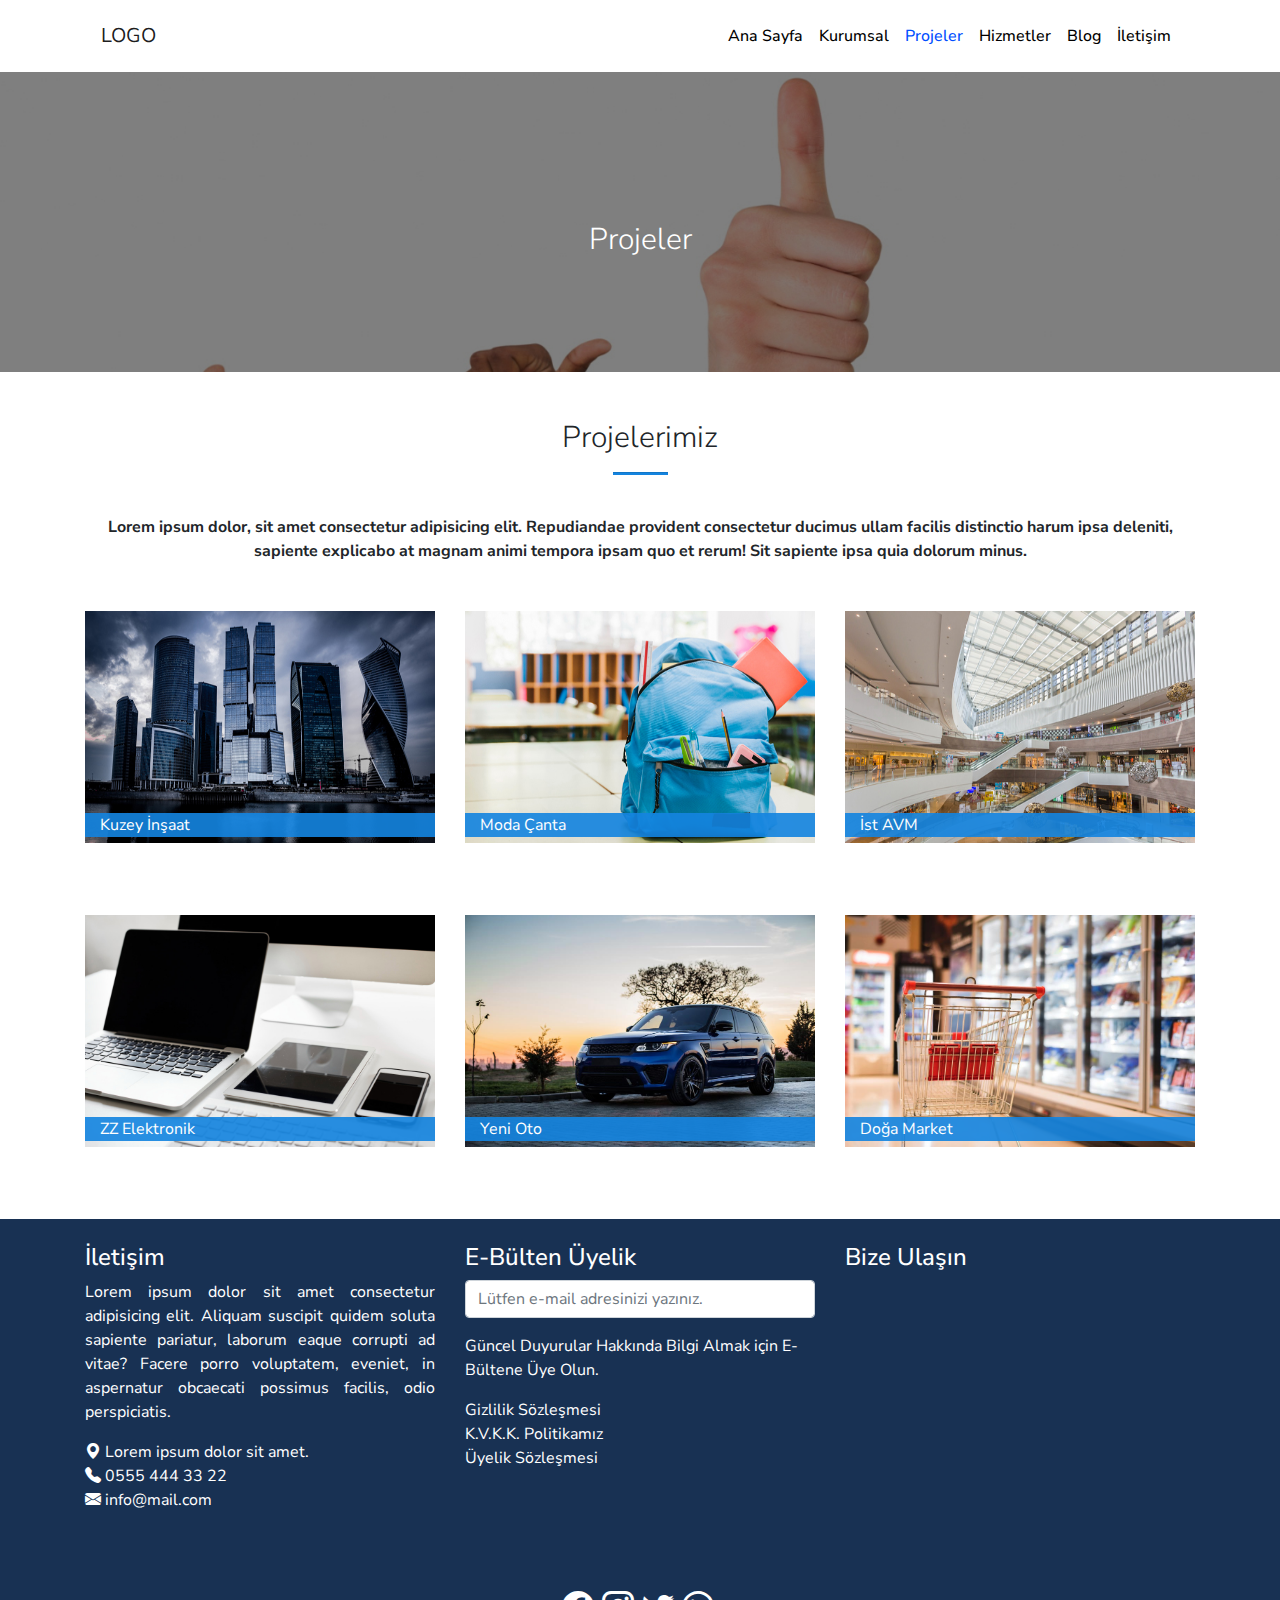
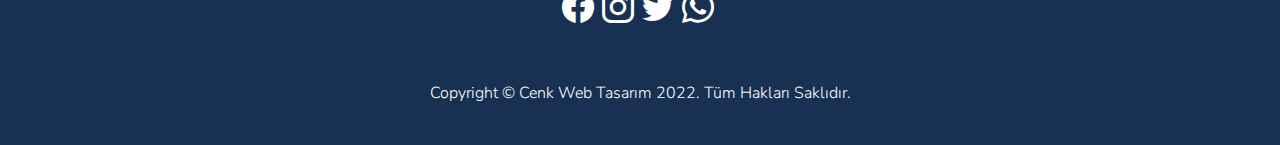
<file: projeler.html>
<!DOCTYPE html>
<html lang="en">

<head>
  <meta charset="UTF-8">
  <meta http-equiv="X-UA-Compatible" content="IE=edge">
  <meta name="viewport" content="width=device-width, initial-scale=1.0">
  <meta name="description"
    content="Web Tasarım, Yazılım ve Dijital Pazarlama alanında özgün ve müşteri odaklı bir hizmet anlayışıyla, teknolojik çözümler sunuyoruz.">

  <!-- Bootstrap Css -->
  <link rel="stylesheet" href="css/bootstrap.min.css">
  <!-- Style Css -->
  <link rel="stylesheet" href="css/style.css">


  <title>Cenk | Web Tasarım | Yazılım | Dijital Pazarlama</title>
</head>

<body>

  <!-- Header Section Start -->

  <header id="header">
    <section id="menu" class="bg-beyaz shadow-lg py-3">
      <div class="container">
        <div class="row">
          <div class="col-12">
            <nav class="navbar navbar-expand-lg navbar-light py-0">
              <a class="navbar-brand" href="index.html">LOGO</a>
              <button class="navbar-toggler" type="button" data-toggle="collapse" data-target="#navbarNavDropdown"
                aria-controls="navbarNavDropdown" aria-expanded="false" aria-label="Toggle navigation">
                <span class="navbar-toggler-icon"></span>
              </button>
              <div class="collapse navbar-collapse" id="navbarNavDropdown">
                <ul class="navbar-nav ml-auto">
                  <li class="nav-item">
                    <a class="nav-link" href="index.html">Ana Sayfa</a>
                  </li>
                  <li class="nav-item">
                    <a class="nav-link" href="kurumsal.html">Kurumsal</a>
                  </li>
                  <li class="nav-item active">
                    <a class="nav-link" href="projeler.html">Projeler</a>
                  </li>
                  <li class="nav-item">
                    <a class="nav-link" href="hizmetler.html">Hizmetler</a>
                  </li>
                  <li class="nav-item">
                    <a class="nav-link" href="blog.html">Blog</a>
                  </li>
                  <li class="nav-item">
                    <a class="nav-link" href="iletisim.html">İletişim</a>
                  </li>
                </ul>
              </div>
            </nav>
          </div>
        </div>
      </div>
    </section>
  </header>

  <!-- Back to Top Button Start -->
  <button onclick="topFunction()" id="myBtn" title="Go to top">&#8593;</button>
  <!-- Back to Top Button Start -->

  <!-- Header Section End -->



  <!-- Banner Section Start -->


  <section id="projelerBanner" class="py-15">
    <div class="container">
      <div class="row">
        <div class="col-12 text-center text-white">
          <h1 class="lead display-5">Projeler</h1>
        </div>
      </div>
    </div>
  </section>

  <!-- Banner Section End -->


  <!-- Projeler Section Start -->
  <section id="projelerContent" class="py-5">
    <div class="container">
      <h3 class="text-center mb-5 display-5 lead">Projelerimiz
        <hr class="cizgi">
      </h3>
      <p class="mt-n2 mb-5 font-weight-bold text-center">Lorem ipsum dolor, sit amet consectetur adipisicing elit.
        Repudiandae provident consectetur ducimus ullam facilis distinctio harum ipsa deleniti, sapiente explicabo at
        magnam animi tempora ipsam quo et rerum! Sit sapiente ipsa quia dolorum minus.</p>
      <div class="row">
        <div class="col-md-4">
          <!-- Button trigger modal -->

          <img src="img/portfolyo-bina--gorsel.jpg" class="img-fluid" data-target="#binaGorsel" data-toggle="modal"
            alt="D İnşaat Web Site Projesi">

          <!-- Modal -->
          <div class="modal fade" id="binaGorsel" tabindex="-1" aria-labelledby="binaGorsel" aria-hidden="true">
            <div class="modal-dialog">
              <div class="modal-content">
                <div class="modal-header">
                  <button type="button" class="close" data-dismiss="modal" aria-label="Close">
                    <span aria-hidden="true">&times;</span>
                  </button>
                </div>
                <div class="modal-body">
                  <img src="img/portfolyo-bina--gorsel.jpg" class="w-100" alt="D İnşaat Web Site Projesi">
                </div>
                <div class="modal-footer" style="font-size:15px;">
                  <div class="row">
                    <div class="col-md-4">
                      Kategori: Web Tasarım <br>
                    </div>
                    <div class="col-md-4">
                      Sektör: Lorem ipsum
                    </div>
                    <div class="col-md-4">
                      Web Site: loremipsum.com
                    </div>
                  </div>
                </div>
              </div>
            </div>
          </div>
          <div class="cap">Kuzey İnşaat</div>
        </div>
        <div class="col-md-4 projeModal">

          <!-- Button trigger modal -->

          <img src="img/portfolyo-gorsel-canta.jpg" class="img-fluid" data-target="#cantaGorsel" data-toggle="modal"
            alt="Z Çanta Web Site Projesi">

          <!-- Modal -->
          <div class="modal fade" id="cantaGorsel" tabindex="-1" aria-labelledby="cantaGorsel" aria-hidden="true">
            <div class="modal-dialog">
              <div class="modal-content">
                <div class="modal-header">
                  <button type="button" class="close" data-dismiss="modal" aria-label="Close">
                    <span aria-hidden="true">&times;</span>
                  </button>
                </div>
                <div class="modal-body">
                  <img src="img/portfolyo-gorsel-canta.jpg" class="w-100" alt="Z Çanta Web Site Projesi">
                </div>
                <div class="modal-footer" style="font-size:15px;">
                  <div class="row">
                    <div class="col-md-4">
                      Kategori: Web Tasarım
                    </div>
                    <div class="col-md-4">
                      Sektör: Lorem Ipsum
                    </div>
                    <div class="col-md-4">
                      Web Site: loremipsum.com
                    </div>
                  </div>
                </div>
              </div>
            </div>
          </div>
          <div class="cap">Moda Çanta</div>
        </div>
        <div class="col-md-4">
          <!-- Button trigger modal -->

          <img src="img/portfolyo-gorsel-avm.jpg" class="img-fluid" data-target="#avmGorsel" data-toggle="modal"
            alt="Y AVM Web Site Projesi">

          <!-- Modal -->
          <div class="modal fade" id="avmGorsel" tabindex="-1" aria-labelledby="avmGorsel" aria-hidden="true">
            <div class="modal-dialog">
              <div class="modal-content">
                <div class="modal-header">
                  <button type="button" class="close" data-dismiss="modal" aria-label="Close">
                    <span aria-hidden="true">&times;</span>
                  </button>
                </div>
                <div class="modal-body">
                  <img src="img/portfolyo-gorsel-avm.jpg" class="w-100" alt="Y AVM Web Site Projesi">
                </div>
                <div class="modal-footer" style="font-size:15px;">
                  <div class="row">
                    <div class="col-md-4">
                      Kategori: Web Tasarım
                    </div>
                    <div class="col-md-4">
                      Sektör: Lorem Ipsum
                    </div>
                    <div class="col-md-4">
                      Web Site: loremipsum.com
                    </div>
                  </div>
                </div>
              </div>
            </div>
          </div>
          <div class="cap">İst AVM</div>
        </div>
      </div>
    </div>
  </section>
  <section id="projelerContent" class="py-5">
    <div class="container">
      <div class="row">
        <div class="col-md-4 projeModalUst mt-n5">
          <!-- Button trigger modal -->

          <img src="img/proje-eletronik-1000x667px.jpg" class="img-fluid" data-target="#elekGorsel" data-toggle="modal"
            alt="Web Site Projesi">

          <!-- Modal -->
          <div class="modal fade" id="elekGorsel" tabindex="-1" aria-labelledby="elekGorsel" aria-hidden="true">
            <div class="modal-dialog">
              <div class="modal-content">
                <div class="modal-header">
                  <button type="button" class="close" data-dismiss="modal" aria-label="Close">
                    <span aria-hidden="true">&times;</span>
                  </button>
                </div>
                <div class="modal-body">
                  <img src="img/proje-eletronik-1000x667px.jpg" class="w-100" alt="Web Site Projesi">
                </div>
                <div class="modal-footer" style="font-size:15px;">
                  <div class="row">
                    <div class="col-md-4">
                      Kategori: Web Tasarım
                    </div>
                    <div class="col-md-4">
                      Sektör: Lorem Ipsum
                    </div>
                    <div class="col-md-4">
                      Web Site: loremipsum.com
                    </div>
                  </div>
                </div>
              </div>
            </div>
          </div>
          <div class="cap">ZZ Elektronik</div>
        </div>
        <div class="col-md-4 projeModal mt-n5">
          <!-- Button trigger modal -->

          <img src="img/proje-otomotiv-1000x667px.jpg" class="img-fluid" data-target="#otoGorsel" data-toggle="modal"
            alt="Web Site Projesi">

          <!-- Modal -->
          <div class="modal fade" id="otoGorsel" tabindex="-1" aria-labelledby="otoGorsel" aria-hidden="true">
            <div class="modal-dialog">
              <div class="modal-content">
                <div class="modal-header">
                  <button type="button" class="close" data-dismiss="modal" aria-label="Close">
                    <span aria-hidden="true">&times;</span>
                  </button>
                </div>
                <div class="modal-body">
                  <img src="img/proje-otomotiv-1000x667px.jpg" class="w-100" alt="Web Site Projesi">
                </div>
                <div class="modal-footer" style="font-size:15px;">
                  <div class="row">
                    <div class="col-md-4">
                      Kategori: Web Tasarım
                    </div>
                    <div class="col-md-4">
                      Sektör: Lorem Ipsum
                    </div>
                    <div class="col-md-4">
                      Web Site: loremipsum.com
                    </div>
                  </div>
                </div>
              </div>
            </div>
          </div>
          <div class="cap">Yeni Oto</div>
        </div>
        <div class="col-md-4 mt-n5 market">
          <!-- Button trigger modal -->

          <img src="img/proje-supermarket-1000x667px.jpg" class="img-fluid" data-target="#marketGorsel"
            data-toggle="modal" alt="Web Site Projesi">

          <!-- Modal -->
          <div class="modal fade" id="marketGorsel" tabindex="-1" aria-labelledby="marketGorsel" aria-hidden="true">
            <div class="modal-dialog">
              <div class="modal-content">
                <div class="modal-header">
                  <button type="button" class="close" data-dismiss="modal" aria-label="Close">
                    <span aria-hidden="true">&times;</span>
                  </button>
                </div>
                <div class="modal-body">
                  <img src="img/proje-supermarket-1000x667px.jpg" class="w-100" alt="Web Site Projesi">
                </div>
                <div class="modal-footer" style="font-size:15px;">
                  <div class="row">
                    <div class="col-md-4">
                      Kategori: Web Tasarım
                    </div>
                    <div class="col-md-4">
                      Sektör: Lorem Ipsum
                    </div>
                    <div class="col-md-4">
                      Web Site: loremipsum.com
                    </div>
                  </div>
                </div>
              </div>
            </div>
          </div>
          <div class="cap">Doğa Market</div>
        </div>
      </div>
    </div>
  </section>

  <!-- Projeler Section End -->




  <!-- Footer Section Start -->

  <footer id="footer">
    <section id="topFooter" class="py-4">
      <div class="container text-white">
        <div class="row">
          <div class="col-md-4">
            <h4>İletişim</h4>
            <p class="text-justify">Lorem ipsum dolor sit amet consectetur adipisicing elit. Aliquam suscipit quidem
              soluta sapiente pariatur, laborum eaque corrupti ad vitae? Facere porro voluptatem, eveniet, in aspernatur
              obcaecati possimus facilis, odio perspiciatis.</p>
            <i class="bi bi-geo-alt-fill"></i> Lorem ipsum dolor sit amet.<br>
            <a href="tel:+905554443322"><i class="bi bi-telephone-fill"></i> 0555 444 33 22</a> <br> <a
              href="mailto:infogmail.com"><i class="bi bi-envelope-fill"></i> info@mail.com</a><br>
          </div>
          <div class="col-md-4">
            <h4>E-Bülten Üyelik</h4>
            <form>
              <div class="form-group">
                <input type="email" class="form-control" placeholder="Lütfen e-mail adresinizi yazınız.">
              </div>
            </form>
            <p>Güncel Duyurular Hakkında Bilgi Almak için E-Bültene Üye Olun.</p>
            <a href="#">Gizlilik Sözleşmesi</a><br>
            <a href="#">K.V.K.K. Politikamız</a><br>
            <a href="#">Üyelik Sözleşmesi</a>
          </div>
          <div class="col-md-4">
            <h4>Bize Ulaşın</h4>
            <iframe
              src="https://www.google.com/maps/embed?pb=!1m18!1m12!1m3!1d3011.481920190112!2d29.020791314782805!3d40.992824028325735!2m3!1f0!2f0!3f0!3m2!1i1024!2i768!4f13.1!3m3!1m2!1s0x14cab85d4b62176d%3A0x3ccff005be6f45fd!2zS2FkxLFrw7Z5!5e0!3m2!1str!2str!4v1644189951509!5m2!1str!2str"
              width="100%" height="250" style="border:0;" allowfullscreen="" loading="lazy"></iframe>
          </div>
        </div>
      </div>
      <section id="footerIcons" class="mt-5">
        <div class="container">
          <div class="row text-center text-white">
            <div class="col-12">
              <a href="https://www.facebook.com" target="_blank"><i class="bi bi-facebook bis"></i></a>&nbsp;
              <a href="https://www.instagram.com" target="_blank"><i class="bi bi-instagram bis"></i></a>&nbsp;
              <a href="https://wwww.twiiter.com" target="_blank"><i class="bi bi-twitter bis"></i></a>&nbsp;
              <a href="https://wa.link/4kfmph" target="_blank"><i class="bi bi-whatsapp bis"
                  target="_blank"></i></a>&nbsp;
              <p class="mt-5 font-weight-light">Copyright &copy; Cenk Web Tasarım 2022. Tüm Hakları Saklıdır.</p>
            </div>
          </div>
        </div>
      </section>
    </section>
  </footer>
  <!-- Footer Section End -->


  <script src="js/jquery.slim.min.js"></script>
  <script src="js/popper.min.js"></script>
  <script src="js/bootstrap.min.js"></script>
  <script src="js/main.js"></script>
</body>

</html>
</file>
<file: css/style.css>
@import url('https://fonts.googleapis.com/css2?family=Montserrat:wght@100;300;400;500;600;700;800;900&family=Nunito+Sans:ital,wght@0,200;0,300;0,400;0,600;0,700;0,800;1,400;1,900&display=swap');
@import url("https://cdn.jsdelivr.net/npm/bootstrap-icons@1.8.0/font/bootstrap-icons.css");

body {
    font-family: 'Nunito Sans', sans-serif;
}

.index .navbar .navbar-nav .nav-link {
    color: #fff;
    font-weight: 500;
}

.index .navbar .navbar-nav .nav-link:hover {
    color: #1484df;
}

.navbar .navbar-nav .nav-link {
    color: #000;
    font-weight: 500;
}

.navbar .navbar-nav .nav-link:hover {
    color: #1484df;
}

.index .navbar .navbar-nav .active>.nav-link {
    color: #fff;
}

.navbar .navbar-nav .active>.nav-link {
    color: #004eff;
}

.btn-left {
    margin-right: 7px;
    padding: 0 41px;
    background: rgb(253 28 28);
    color: #fff;
    font-size: 16px;
    font-weight: 500;
    letter-spacing: 0.1em;
    line-height: 54px;
    text-align: center;
    border: rgb(253 28 28);
    transition: .4s;
}

.btn-left:hover {
    background-color: rgb(14, 143, 78);
}

.btn-right {
    padding: 0 41px;
    background-color: rgb(0 60 231);
    color: #fff;
    font-size: 16px;
    font-weight: 500;
    letter-spacing: 0.1em;
    line-height: 54px;
    text-align: center;
    border: rgb(0 60 231);
    transition: .4s;
}

.btn-right:hover {
    background-color: rgb(14, 143, 78);
}

.bg-beyaz {
    background: rgba(255, 255, 255, 0.945);
}

.py-12 {
    padding: 120px 0;
}

.py-15 {
    padding-top: 150px;
    padding-bottom: 150px;
}

.mt-6 {
    margin-top: 110px;
}

#indexBanner {
    color: #fff;
    background: linear-gradient(180deg, #2d2db0 -5%, #2c8cf4 83%);
    margin-top: -72px;
    padding-top: 2rem;
    padding-bottom: 133px;
    height: 100vh;
}

#indexBanner h1 {
    font-size: 56px;
    font-weight: 300;
}

#indexBanner p {
    margin-top: 25px;
    margin-bottom: 40px;
    font-weight: 300;
}

#indexBanner img {
    margin-top: 25px;
}

.kolon {
    margin-top: 105px;
}

#hizmetler .card .lead {
    font-weight: 600;
    font-size: 20px;
    margin-bottom: 20px;
}

#hizmetler {
    margin-top: -10px;
}

.nasil i {
    display: flex;
    color: #fff;
    background-color: #2294f1;
    width: 75px;
    height: 75px;
    font-size: 30px;
    border-radius: 50%;
    justify-content: center;
    align-items: center;
}

.nasil .card h4 {
    font-weight: 600;
    margin-top: 20px
}

.nasil .card {
    text-align: left;
}

.shape svg {
    display: none;
    fill: #fff;
    border-bottom: 37px solid #fff;
    position: relative;
    top: -139px;
    transform: rotateY(180deg)
}

.nasil .card {
    border-bottom: 2px solid #2294f1;

    padding: 15px;
}

#cta {
    background-image: url(../img/slider-background-1500x1000px.jpg);
    background-repeat: no-repeat;
    background-size: cover;
    background-position: bottom;
}

#cta span {
    font-size: 30px;
    font-weight: 300;
    color: #000;
}

.display-5 {
    font-size: 30px;
}

#kurumsalBanner {
    background-image: url(../img/kurumsal-banner-1500x600px.jpg);
    background-size: cover;
    background-repeat: no-repeat;
    background-position: bottom;
    height: 300px;
}

#projelerBanner {
    background-image: url(../img/projeler-gorsel-1500x600px.jpg);
    background-size: cover;
    background-repeat: no-repeat;
    height: 300px;
}

#hizmetlerBanner {
    background-image: url(../img/hizmetler-banner-1500x600px.jpg);
    background-size: cover;
    background-repeat: no-repeat;
    height: 300px;
}

#blogPage {
    background-image: url(../img/blog-banner-1500x600px.jpg);
    background-size: cover;
    background-repeat: no-repeat;
    height: 300px;
}

#blogList a {

    text-decoration: none;
    color: #000;
}

.card {
    padding: 30px;
    position: relative;
    overflow: hidden;
    margin: 0 0 40px;
    background: #fff;
    box-shadow: 0 10px 29px 0 rgba(68, 88, 144, .1);
    transition: all .3s ease-in-out;
    border-radius: 15px;
    text-align: center;
}

.nasil .card:hover {
    transform: translateY(-10px);
}

#myBtn {
    display: none;
    position: fixed;
    bottom: 20px;
    right: 30px;
    z-index: 999;
    border: none;
    outline: none;
    background-color: rgba(229, 21, 21, 0.795);
    color: white;
    cursor: pointer;
    padding: 10px 20px;
    border-radius: 50%;
    font-size: 18px;
}

#myBtn:hover {
    background-color: #555;
}

.cizgi {
    width: 55px;
    height: 2px;
    background-color: #1484df;
}

#form {
    color: #000;
    font-weight: 900;
}

#blog .card-header {
    background-color: #fff;
}

#projelerContent img {
    height: 232px;
    width: 350px;
    cursor: pointer;
}

.cap {
    position: relative;
    padding: inherit;
    top: -30px;
    color: #fff;
    background-color: #1484dfe8;
    cursor: pointer;
}

#footer,
#footer a,
footer i {
    background: #183153;
    color: #fff;
    text-decoration: none;
}

#footer .bis {
    font-size: 32px;
}

.ref img {
    width: 100px;
    height: 100px;
    animation: scroll 60s linear infinite;
}

.slide-track {
    width: 100%;
    display: flex;
    gap: 3em;
    overflow: hidden;
}

.ref .slider {
    margin-top: 30px;
    background-color: whitesmoke;
    padding: 4em 2em;
}

@keyframes scroll {
    0% {
        transform: translateX(0);
    }

    100% {
        transform: translatex(-1000%)
    }
    
}

/* mobil css --------------------------*/

@media (max-width:767px) {

    .navbar .navbar-nav .active>.nav-link {
        color: #1484df;
    }
    
    .navbar-nav {
        margin-bottom: 77px;
    }
        
    .index .navbar-toggler-icon {
      background-image: url("data:image/svg+xml,%3csvg xmlns='http://www.w3.org/2000/svg' width='30' height='30' viewBox='0 0 30 30'%3e%3cpath stroke='rgba(255, 255, 255)' stroke-linecap='round' stroke-miterlimit='10' stroke-width='2' d='M4 7h22M4 15h22M4 23h22'/%3e%3c/svg%3e") !important;
    }

    .navbar-toggler {
        border: none;
    }
    
    #myBtn {
        border-radius: 0;
    }
      
    .kolon {
        margin-top: 105px;
    }

    #indexBanner h1 {
        margin-top: -25px !important;
        font-size: 25px !important;
    }

    #indexBanner p {
        text-align: justify;
        margin-bottom: 10px !important;
    }

    #indexBanner img {
        width: 360px;
        margin-top: 35px;
        margin-left: 8px;
    }

    .index.bg-beyaz {
        background: linear-gradient(178deg, #2d2db0 -5%, #2c8cf4 210%) !important;
    }

    #indexBanner button {
        margin-bottom: 4px !important;
        margin-top: 20px !important;
        margin-right: 10px !important;
        padding: 0 20px;
    }

    .shape svg {
        top: -39px;
    }

    #kurumsalContent img {
        width: 100% !important;
    }

    #hizmetler .card {
        box-shadow: none;
    }

    #hizmetler {
        border-top: none !important;
        margin-top: 21px;
    }

    #hizmetler .kart {
        margin-top: -15px !important;
        margin-bottom: 25px !important;
    }

    #nasil .card {
        margin-top: 10px !important;
        box-shadow: none;
    }

    .carousel-item>img {
        filter: brightness(0%);
        height: 460px;
    }

    #nasil .col-md-5 {
        width: 30%;
    }

    #nasil .col-md-7 {
        width: 70%;
    }

    #nasil .kod {
        margin-top: -13px !important;
    }

    #cta span {
        font-size: calc(150%);
    }

    #cta .btn {
        margin-top: 10px;

    }

    #cta {
        background-size: inherit;

    }

    #blog .card {
        margin-top: 20px;
    }

    #footerIcons i {
        margin-right: 10px;
        margin-left: 10px;
    }


    #projelerContent img {
        width: 382px;
    }

    #ekibimiz .ekipmob {
        margin-top: 5px !important;
        margin-bottom: 5px !important;
    }


    #ekibimiz .ekipmob2 {
        margin-top: 55px !important;
        margin-bottom: 55px !important;
    }

    #ekibimiz .ekipmehmet {
        margin-top: 10px !important;
        margin-bottom: 80px !important;
    }

    #musteriYorum .yorum {
        margin-top: -25px !important;
    }

    .projeModal {
        margin-top: 10px !important;
        margin-bottom: 10px !important;
    }

    .projeModalUst {
        margin-top: -90px !important;

    }

    .market {
        margin-top: 0px !important;

    }

    #cta span {
        font-size: calc(141%);
    }

    #blogList .bflex {
        display: inline-flex !important;
        flex-direction: column-reverse !important;
    }

    #blogList .kategori {
        margin-bottom: 15px !important;
        margin-right: auto !important;
        margin-left: auto !important;
    }

    .hizmetModal {
        margin-top: 55px !important;
        margin-bottom: 55px !important;
    }

    .hizmetModalUst {
        margin-top: -45px !important;

    }

    #footer .col-md-4:nth-child(2) {
    margin-top: 30px;
    margin-bottom: 30px;
   }
}

/* Tablet-----------------------------*/

@media only screen and (min-device-width : 768px) and (max-device-width : 1023px) {

    
    #indexBanner {
        height: 100%;
    }
    
    #indexBanner img {
        margin-top: 74px;
    }

    .index.bg-beyaz {
        background: linear-gradient(178deg, #2d2db0 -5%, #2c8cf4 210%) !important;
    }

    #indexBanner h1 {
        font-size: 45px;
    }
    
    .navbar-nav {
        margin-bottom: 88px;
    }

    .btn-left,
    .btn-right {
        padding: 0 8px;
    }

    .shape svg {
        top: -75px;
    }

    #hizmetler h2 {
        font-size: 23px;
    }

    #hizmetler p {
        text-align: center !important;
    }

    #hizmetler img {
        width: auto !important;
    }

    #hizmetler .card {
        padding: 20px;
    }

    #nasil .col-md-3 {
        flex: 1 0 52%;
        width: 200px;
        max-width: 33%;
    }

    #nasil .col-md-3:first-child h4 {
        font-size: 23px;
    }

    #cta {
        background-size: initial;

    }

    #ekibimiz {
        display: none;
    }

    .carousel-caption {
        top: 11px;
    }

    .carousel-caption .btn {
        display: none;
    }

    #kurumsalContent img {
        margin-top: 54px;
    }

    #blog .row {
        justify-content: center;
    }

    #blog .col-md-3 {
        flex: 2 0 25%;
        max-width: 40%;
    }
}
</file>
